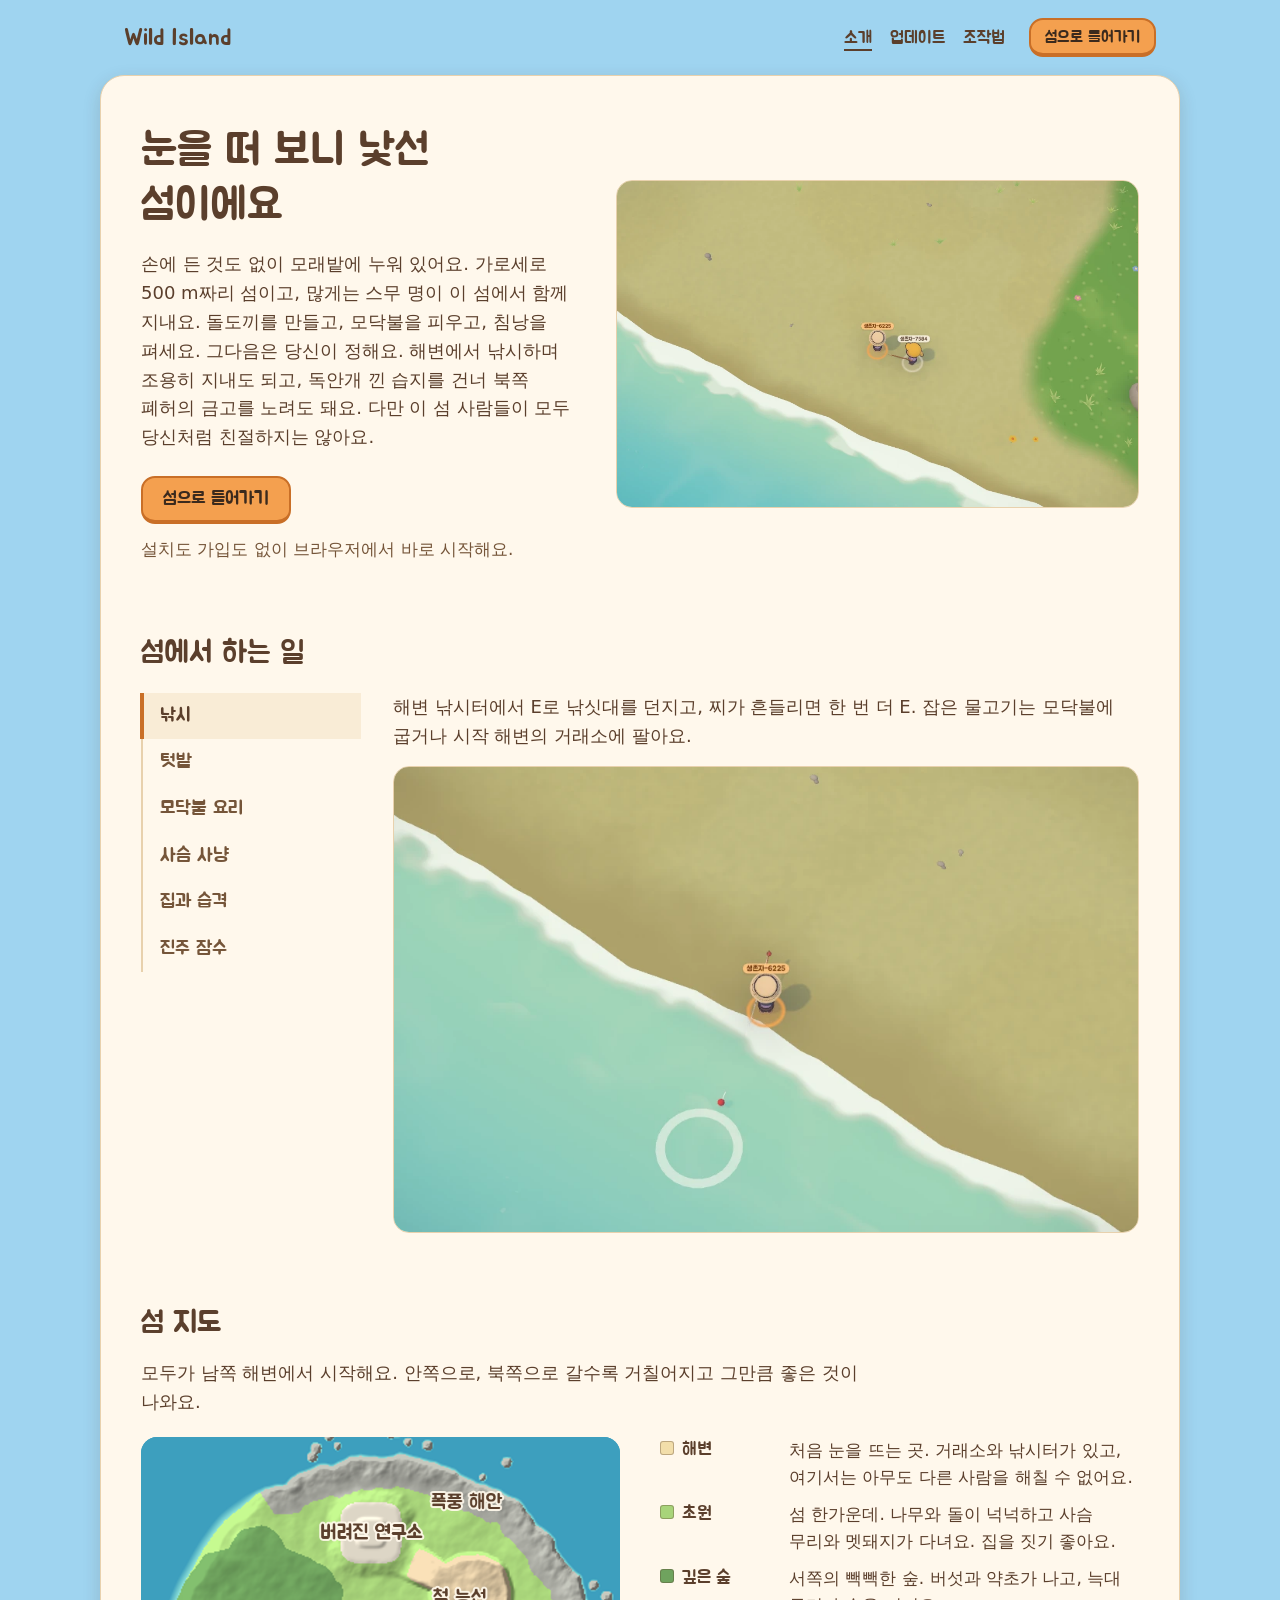
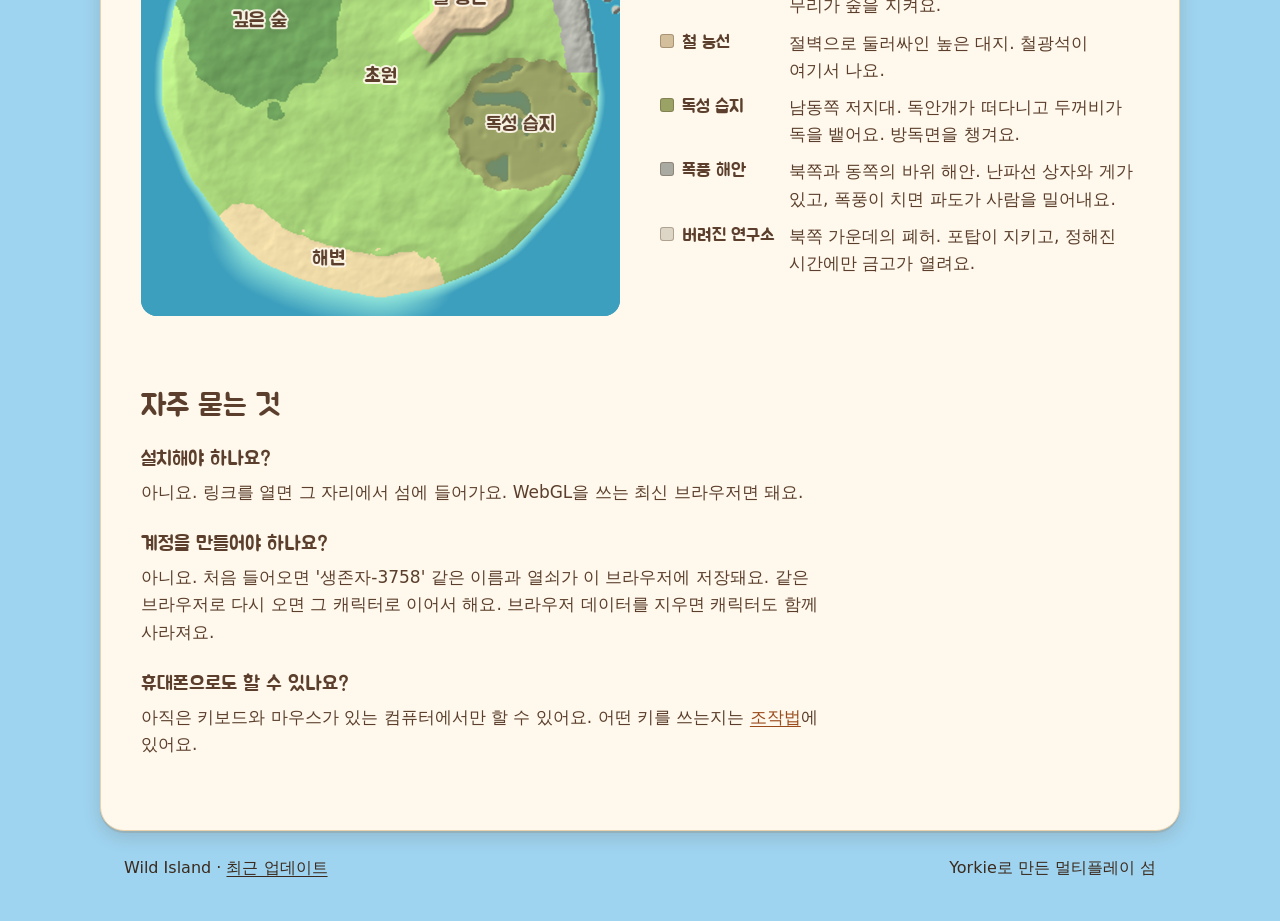
<file: about/index.html>
<!doctype html>
<html lang="ko">
  <head>
    <meta charset="UTF-8" />
    <meta name="viewport" content="width=device-width, initial-scale=1.0" />
    <title>소개 · Wild Island</title>
    <meta name="description" content="가로세로 500 m 섬에서 최대 20명이 함께 살아남는 브라우저 서바이벌 게임. 설치도 가입도 없어요." />
    <link rel="icon" href="data:," />
    <script type="module" crossorigin src="../assets/about-DLrCrBiW.js"></script>
    <link rel="modulepreload" crossorigin href="../assets/modulepreload-polyfill-P2Xu9kJm.js">
    <link rel="modulepreload" crossorigin href="../assets/islandmap-YsE7ecRh.js">
    <link rel="stylesheet" crossorigin href="../assets/site-DYRIUHrF.css">
  </head>
  <body>
    <header class="top">
      <div class="wrap">
        <a class="brand" href="../">Wild Island</a>
        <nav class="nav" aria-label="사이트">
          <a href="./" aria-current="page">소개</a>
          <a href="../updates/">업데이트</a>
          <a href="../how/">조작법</a>
        </nav>
        <a class="play" href="../">섬으로 들어가기</a>
      </div>
    </header>

    <main class="wrap">
      <section class="intro">
        <div>
          <h1>눈을 떠 보니 낯선 섬이에요</h1>
          <p class="lead">
            손에 든 것도 없이 모래밭에 누워 있어요. 가로세로 500 m짜리 섬이고, 많게는 스무 명이 이 섬에서 함께 지내요.
            돌도끼를 만들고, 모닥불을 피우고, 침낭을 펴세요. 그다음은 당신이 정해요. 해변에서 낚시하며 조용히 지내도 되고,
            독안개 낀 습지를 건너 북쪽 폐허의 금고를 노려도 돼요. 다만 이 섬 사람들이 모두 당신처럼 친절하지는 않아요.
          </p>
          <p class="actions">
            <a class="play" href="../">섬으로 들어가기</a>
            <span class="soft">설치도 가입도 없이 브라우저에서 바로 시작해요.</span>
          </p>
        </div>
        <figure class="shot">
          <img src="../site/beach.webp" width="960" height="600" alt="모래밭에 선 두 생존자. 왼쪽 아래는 바다, 오른쪽은 초원" />
        </figure>
      </section>

      <section class="doing" aria-labelledby="doing-title">
        <h2 id="doing-title">섬에서 하는 일</h2>
        <div class="tabs">
          <div class="tablist" role="tablist" aria-orientation="vertical" aria-labelledby="doing-title">
            <button type="button" role="tab" id="tab-fishing" aria-controls="panel-fishing" aria-selected="true">낚시</button>
            <button type="button" role="tab" id="tab-garden" aria-controls="panel-garden" aria-selected="false" tabindex="-1">텃밭</button>
            <button type="button" role="tab" id="tab-camp" aria-controls="panel-camp" aria-selected="false" tabindex="-1">모닥불 요리</button>
            <button type="button" role="tab" id="tab-deer" aria-controls="panel-deer" aria-selected="false" tabindex="-1">사슴 사냥</button>
            <button type="button" role="tab" id="tab-home" aria-controls="panel-home" aria-selected="false" tabindex="-1">집과 습격</button>
            <button type="button" role="tab" id="tab-dive" aria-controls="panel-dive" aria-selected="false" tabindex="-1">진주 잠수</button>
          </div>
          <div role="tabpanel" id="panel-fishing" aria-labelledby="tab-fishing" tabindex="0">
            <p>해변 낚시터에서 E로 낚싯대를 던지고, 찌가 흔들리면 한 번 더 E. 잡은 물고기는 모닥불에 굽거나 시작 해변의 거래소에 팔아요.</p>
            <figure class="shot"><img src="../site/fishing.webp" width="960" height="600" alt="물가에서 낚싯줄을 드리운 생존자" loading="lazy" /></figure>
          </div>
          <div role="tabpanel" id="panel-garden" aria-labelledby="tab-garden" tabindex="0" hidden>
            <p>거래소에서 산 당근 씨앗을 텃밭에 심고 다른 일을 하다 돌아와 거둬요. 소나기가 오는 동안에는 두 배로 빨리 자라요.</p>
            <figure class="shot"><img src="../site/garden.webp" width="960" height="600" alt="당근이 다 자란 텃밭 세 칸" loading="lazy" /></figure>
          </div>
          <div role="tabpanel" id="panel-camp" aria-labelledby="tab-camp" tabindex="0" hidden>
            <p>모닥불 곁에 서 있으면 체력이 조금씩 차올라요. 생선 수프를 먹고 나가면 폭풍 속에서도 덜 추워요.</p>
            <figure class="shot"><img src="../site/camp.webp" width="960" height="600" alt="밤에 모닥불 곁에 선 두 생존자" loading="lazy" /></figure>
          </div>
          <div role="tabpanel" id="panel-deer" aria-labelledby="tab-deer" tabindex="0" hidden>
            <p>사슴 무리는 뛰는 발소리를 듣고 한꺼번에 달아나요. 사슴이 고개를 들면 멈추고, 풀을 뜯으면 다시 걸어서 창이 닿을 만큼 다가가요.</p>
            <figure class="shot"><img src="../site/deer.webp" width="960" height="600" alt="풀을 뜯는 사슴 무리 곁에 선 생존자" loading="lazy" /></figure>
          </div>
          <div role="tabpanel" id="panel-home" aria-labelledby="tab-home" tabindex="0" hidden>
            <p>바닥, 벽, 문, 지붕을 올려 집을 짓고 상자에 짐을 넣어 둬요. 남의 집 벽에 폭약을 붙이는 이웃도 있으니 문단속은 꼭 해요.</p>
            <figure class="shot"><img src="../site/home.webp" width="960" height="600" alt="초원에 지은 작은 오두막과 현관의 상자" loading="lazy" /></figure>
          </div>
          <div role="tabpanel" id="panel-dive" aria-labelledby="tab-dive" tabindex="0" hidden>
            <p>산호초 물가에서 Q로 잠수해 진주조개를 따요. 숨이 바닥나기 전에 Q로 떠올라야 하고, 바다가 거칠수록 진주가 잘 나와요.</p>
            <figure class="shot"><img src="../site/dive.webp" width="960" height="600" alt="산호초 위를 헤엄치는 생존자" loading="lazy" /></figure>
          </div>
        </div>
      </section>

      <section class="map" aria-labelledby="map-title">
        <h2 id="map-title">섬 지도</h2>
        <p class="lead measure">모두가 남쪽 해변에서 시작해요. 안쪽으로, 북쪽으로 갈수록 거칠어지고 그만큼 좋은 것이 나와요.</p>
        <div class="map-grid">
          <canvas id="island-map" width="720" height="720" role="img" aria-label="지역별로 색을 칠한 섬 지도"></canvas>
          <dl class="regions">
            <dt data-region="beach">해변</dt><dd>처음 눈을 뜨는 곳. 거래소와 낚시터가 있고, 여기서는 아무도 다른 사람을 해칠 수 없어요.</dd>
            <dt data-region="grass">초원</dt><dd>섬 한가운데. 나무와 돌이 넉넉하고 사슴 무리와 멧돼지가 다녀요. 집을 짓기 좋아요.</dd>
            <dt data-region="forest">깊은 숲</dt><dd>서쪽의 빽빽한 숲. 버섯과 약초가 나고, 늑대 무리가 숲을 지켜요.</dd>
            <dt data-region="ridge">철 능선</dt><dd>절벽으로 둘러싸인 높은 대지. 철광석이 여기서 나요.</dd>
            <dt data-region="marsh">독성 습지</dt><dd>남동쪽 저지대. 독안개가 떠다니고 두꺼비가 독을 뱉어요. 방독면을 챙겨요.</dd>
            <dt data-region="coast">폭풍 해안</dt><dd>북쪽과 동쪽의 바위 해안. 난파선 상자와 게가 있고, 폭풍이 치면 파도가 사람을 밀어내요.</dd>
            <dt data-region="facility">버려진 연구소</dt><dd>북쪽 가운데의 폐허. 포탑이 지키고, 정해진 시간에만 금고가 열려요.</dd>
          </dl>
        </div>
      </section>

      <section class="faq" aria-labelledby="faq-title">
        <h2 id="faq-title">자주 묻는 것</h2>
        <dl>
          <dt>설치해야 하나요?</dt>
          <dd>아니요. 링크를 열면 그 자리에서 섬에 들어가요. WebGL을 쓰는 최신 브라우저면 돼요.</dd>
          <dt>계정을 만들어야 하나요?</dt>
          <dd>아니요. 처음 들어오면 '생존자-3758' 같은 이름과 열쇠가 이 브라우저에 저장돼요. 같은 브라우저로 다시 오면 그 캐릭터로 이어서 해요. 브라우저 데이터를 지우면 캐릭터도 함께 사라져요.</dd>
          <dt>휴대폰으로도 할 수 있나요?</dt>
          <dd>아직은 키보드와 마우스가 있는 컴퓨터에서만 할 수 있어요. 어떤 키를 쓰는지는 <a href="../how/">조작법</a>에 있어요.</dd>
        </dl>
      </section>
    </main>

    <footer>
      <div class="wrap">
        <span>Wild Island · <a href="../updates/">최근 업데이트</a></span>
        <span>Yorkie로 만든 멀티플레이 섬</span>
      </div>
    </footer>
  </body>
</html>
</file>
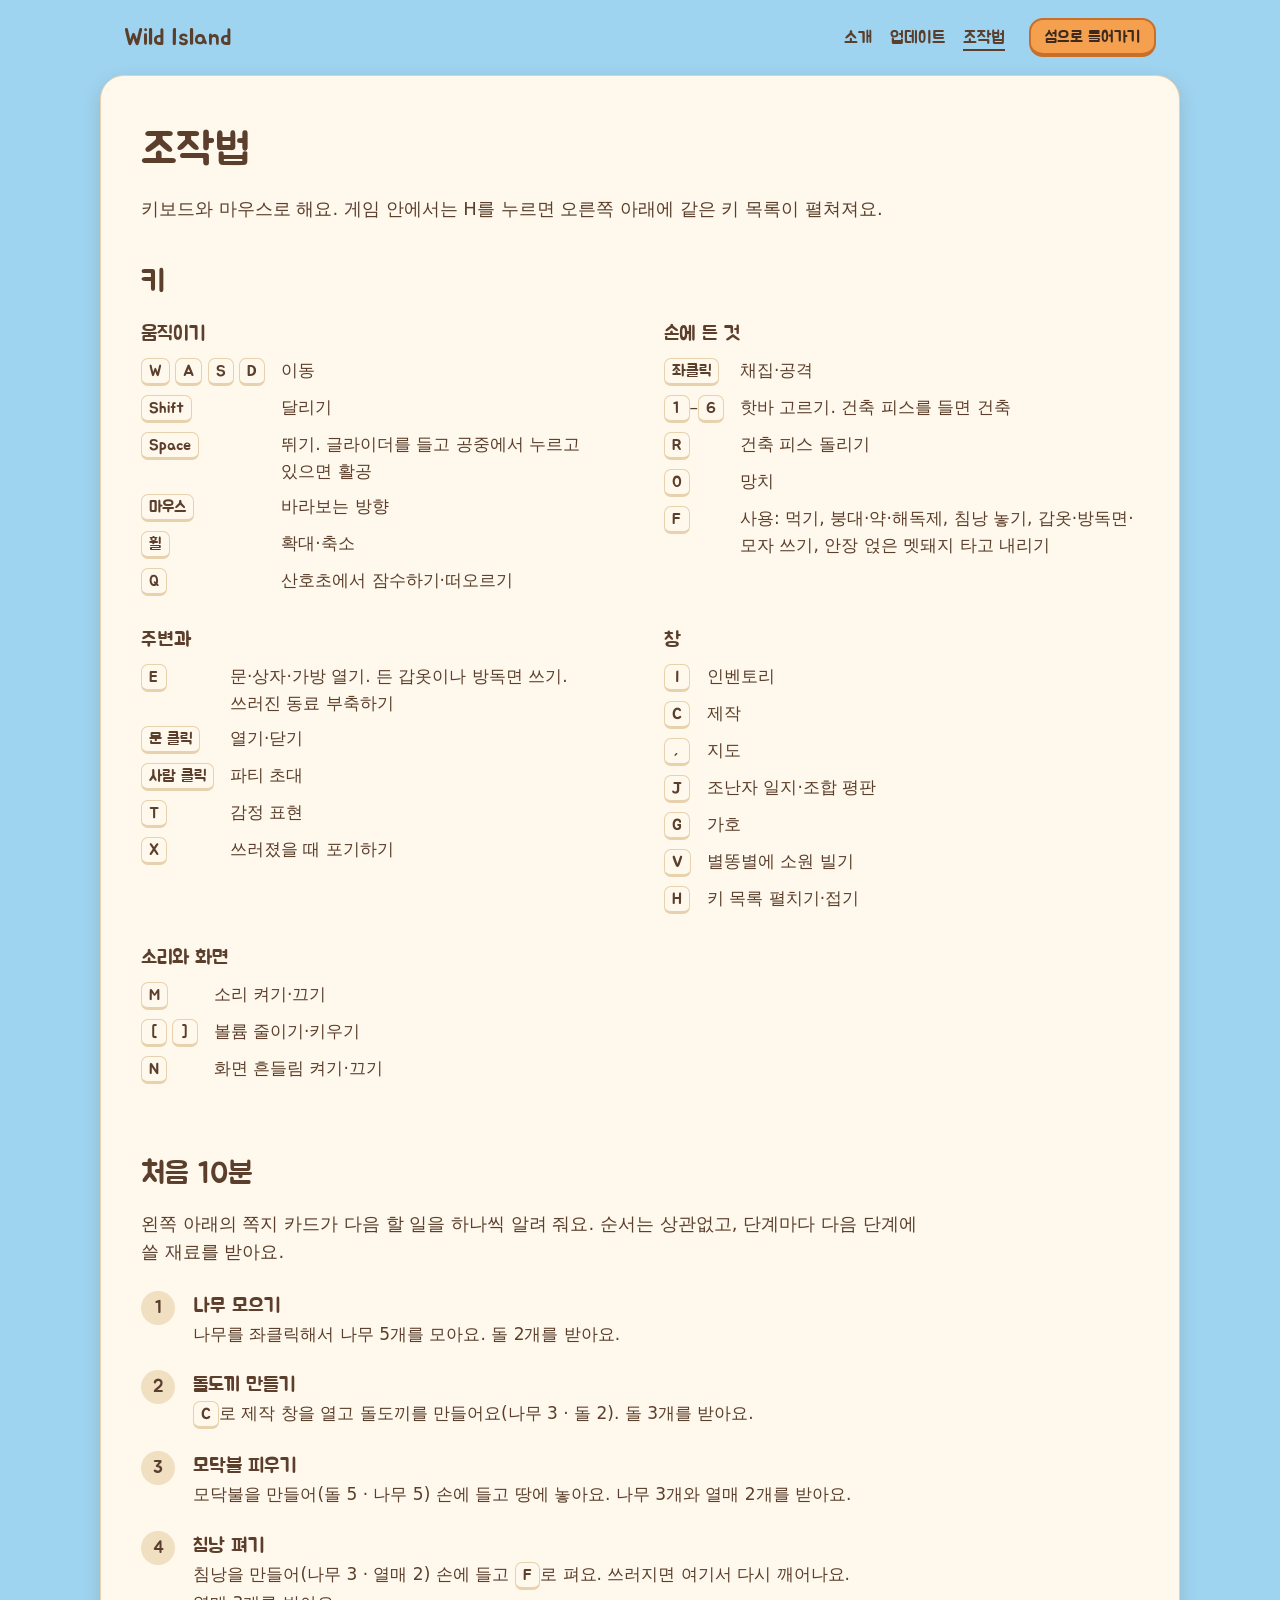
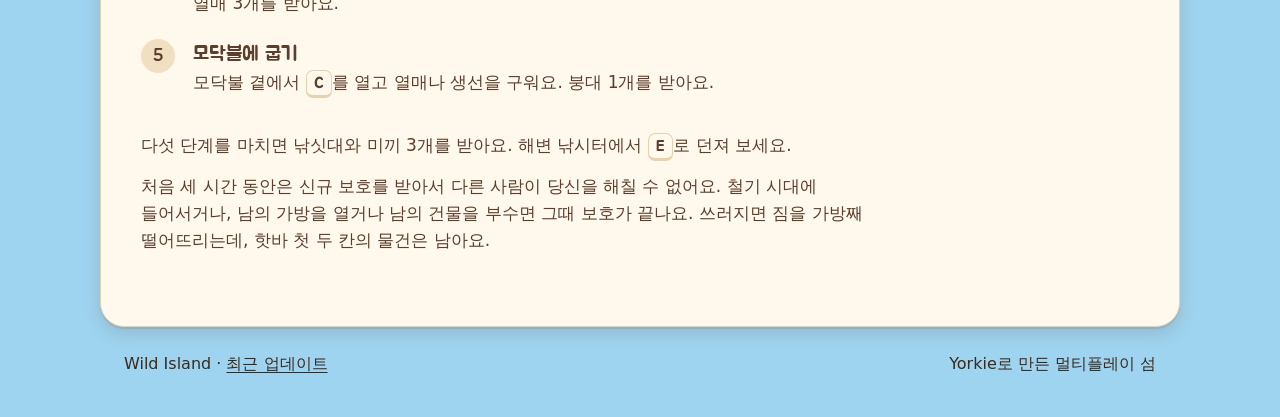
<file: how/index.html>
<!doctype html>
<html lang="ko">
  <head>
    <meta charset="UTF-8" />
    <meta name="viewport" content="width=device-width, initial-scale=1.0" />
    <title>조작법 · Wild Island</title>
    <meta name="description" content="Wild Island의 키와 처음 10분 동안 할 일." />
    <link rel="icon" href="data:," />
    <link rel="stylesheet" crossorigin href="../assets/site-DYRIUHrF.css">
  </head>
  <body>
    <header class="top">
      <div class="wrap">
        <a class="brand" href="../">Wild Island</a>
        <nav class="nav" aria-label="사이트">
          <a href="../about/">소개</a>
          <a href="../updates/">업데이트</a>
          <a href="./" aria-current="page">조작법</a>
        </nav>
        <a class="play" href="../">섬으로 들어가기</a>
      </div>
    </header>

    <main class="wrap">
      <h1>조작법</h1>
      <p class="lead measure">키보드와 마우스로 해요. 게임 안에서는 H를 누르면 오른쪽 아래에 같은 키 목록이 펼쳐져요.</p>

      <section aria-labelledby="keys-title">
        <h2 id="keys-title">키</h2>
        <div class="keys">
          <div>
            <h3>움직이기</h3>
            <dl>
              <dt><kbd>W</kbd> <kbd>A</kbd> <kbd>S</kbd> <kbd>D</kbd></dt><dd>이동</dd>
              <dt><kbd>Shift</kbd></dt><dd>달리기</dd>
              <dt><kbd>Space</kbd></dt><dd>뛰기. 글라이더를 들고 공중에서 누르고 있으면 활공</dd>
              <dt><kbd>마우스</kbd></dt><dd>바라보는 방향</dd>
              <dt><kbd>휠</kbd></dt><dd>확대·축소</dd>
              <dt><kbd>Q</kbd></dt><dd>산호초에서 잠수하기·떠오르기</dd>
            </dl>
          </div>
          <div>
            <h3>손에 든 것</h3>
            <dl>
              <dt><kbd>좌클릭</kbd></dt><dd>채집·공격</dd>
              <dt><kbd>1</kbd>–<kbd>6</kbd></dt><dd>핫바 고르기. 건축 피스를 들면 건축</dd>
              <dt><kbd>R</kbd></dt><dd>건축 피스 돌리기</dd>
              <dt><kbd>0</kbd></dt><dd>망치</dd>
              <dt><kbd>F</kbd></dt><dd>사용: 먹기, 붕대·약·해독제, 침낭 놓기, 갑옷·방독면·모자 쓰기, 안장 얹은 멧돼지 타고 내리기</dd>
            </dl>
          </div>
          <div>
            <h3>주변과</h3>
            <dl>
              <dt><kbd>E</kbd></dt><dd>문·상자·가방 열기. 든 갑옷이나 방독면 쓰기. 쓰러진 동료 부축하기</dd>
              <dt><kbd>문 클릭</kbd></dt><dd>열기·닫기</dd>
              <dt><kbd>사람 클릭</kbd></dt><dd>파티 초대</dd>
              <dt><kbd>T</kbd></dt><dd>감정 표현</dd>
              <dt><kbd>X</kbd></dt><dd>쓰러졌을 때 포기하기</dd>
            </dl>
          </div>
          <div>
            <h3>창</h3>
            <dl>
              <dt><kbd>I</kbd></dt><dd>인벤토리</dd>
              <dt><kbd>C</kbd></dt><dd>제작</dd>
              <dt><kbd>,</kbd></dt><dd>지도</dd>
              <dt><kbd>J</kbd></dt><dd>조난자 일지·조합 평판</dd>
              <dt><kbd>G</kbd></dt><dd>가호</dd>
              <dt><kbd>V</kbd></dt><dd>별똥별에 소원 빌기</dd>
              <dt><kbd>H</kbd></dt><dd>키 목록 펼치기·접기</dd>
            </dl>
          </div>
          <div>
            <h3>소리와 화면</h3>
            <dl>
              <dt><kbd>M</kbd></dt><dd>소리 켜기·끄기</dd>
              <dt><kbd>[</kbd> <kbd>]</kbd></dt><dd>볼륨 줄이기·키우기</dd>
              <dt><kbd>N</kbd></dt><dd>화면 흔들림 켜기·끄기</dd>
            </dl>
          </div>
        </div>
      </section>

      <section aria-labelledby="first-title">
        <h2 id="first-title">처음 10분</h2>
        <p class="lead measure">왼쪽 아래의 쪽지 카드가 다음 할 일을 하나씩 알려 줘요. 순서는 상관없고, 단계마다 다음 단계에 쓸 재료를 받아요.</p>
        <ol class="steps">
          <li><h3>나무 모으기</h3><p>나무를 좌클릭해서 나무 5개를 모아요. 돌 2개를 받아요.</p></li>
          <li><h3>돌도끼 만들기</h3><p><kbd>C</kbd>로 제작 창을 열고 돌도끼를 만들어요(나무 3 · 돌 2). 돌 3개를 받아요.</p></li>
          <li><h3>모닥불 피우기</h3><p>모닥불을 만들어(돌 5 · 나무 5) 손에 들고 땅에 놓아요. 나무 3개와 열매 2개를 받아요.</p></li>
          <li><h3>침낭 펴기</h3><p>침낭을 만들어(나무 3 · 열매 2) 손에 들고 <kbd>F</kbd>로 펴요. 쓰러지면 여기서 다시 깨어나요. 열매 3개를 받아요.</p></li>
          <li><h3>모닥불에 굽기</h3><p>모닥불 곁에서 <kbd>C</kbd>를 열고 열매나 생선을 구워요. 붕대 1개를 받아요.</p></li>
        </ol>
        <p class="after">다섯 단계를 마치면 낚싯대와 미끼 3개를 받아요. 해변 낚시터에서 <kbd>E</kbd>로 던져 보세요.</p>
        <p class="after">처음 세 시간 동안은 신규 보호를 받아서 다른 사람이 당신을 해칠 수 없어요. 철기 시대에 들어서거나, 남의 가방을 열거나 남의 건물을 부수면 그때 보호가 끝나요.
          쓰러지면 짐을 가방째 떨어뜨리는데, 핫바 첫 두 칸의 물건은 남아요.</p>
      </section>
    </main>

    <footer>
      <div class="wrap">
        <span>Wild Island · <a href="../updates/">최근 업데이트</a></span>
        <span>Yorkie로 만든 멀티플레이 섬</span>
      </div>
    </footer>
  </body>
</html>
</file>
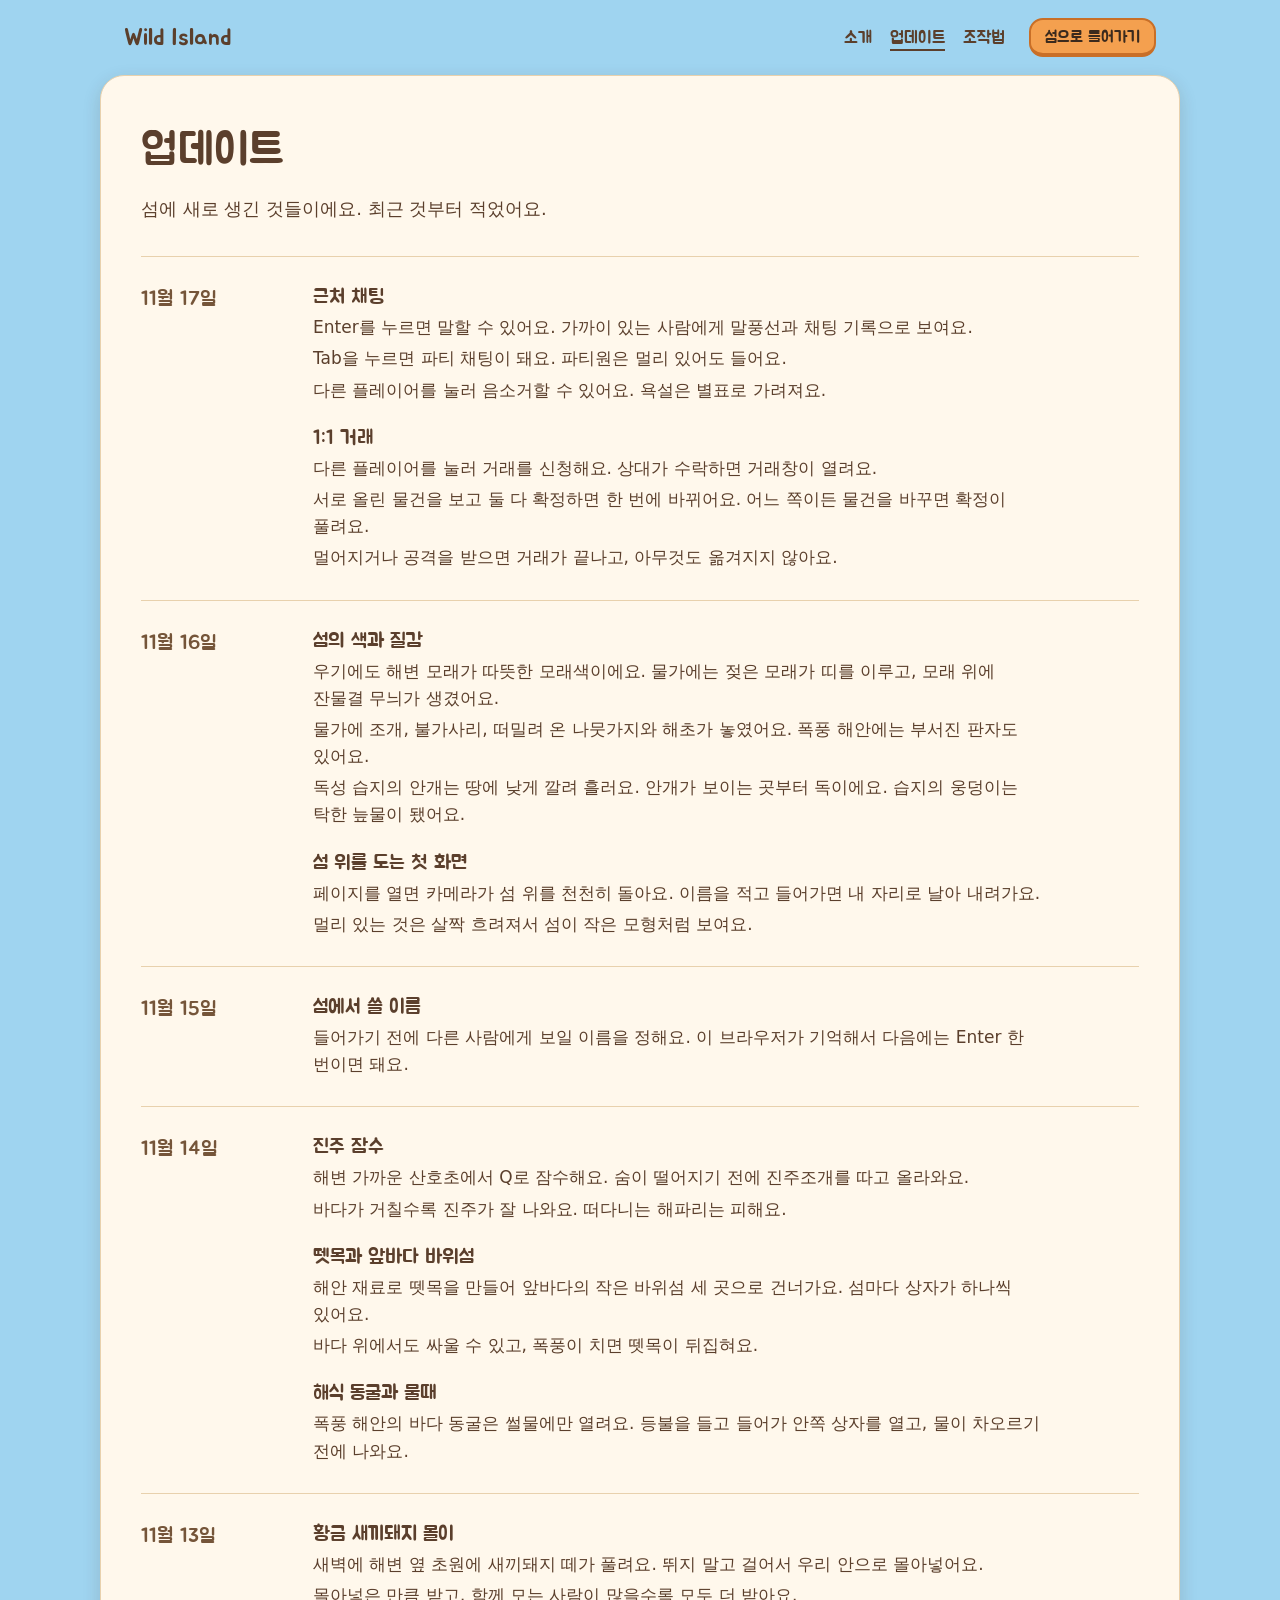
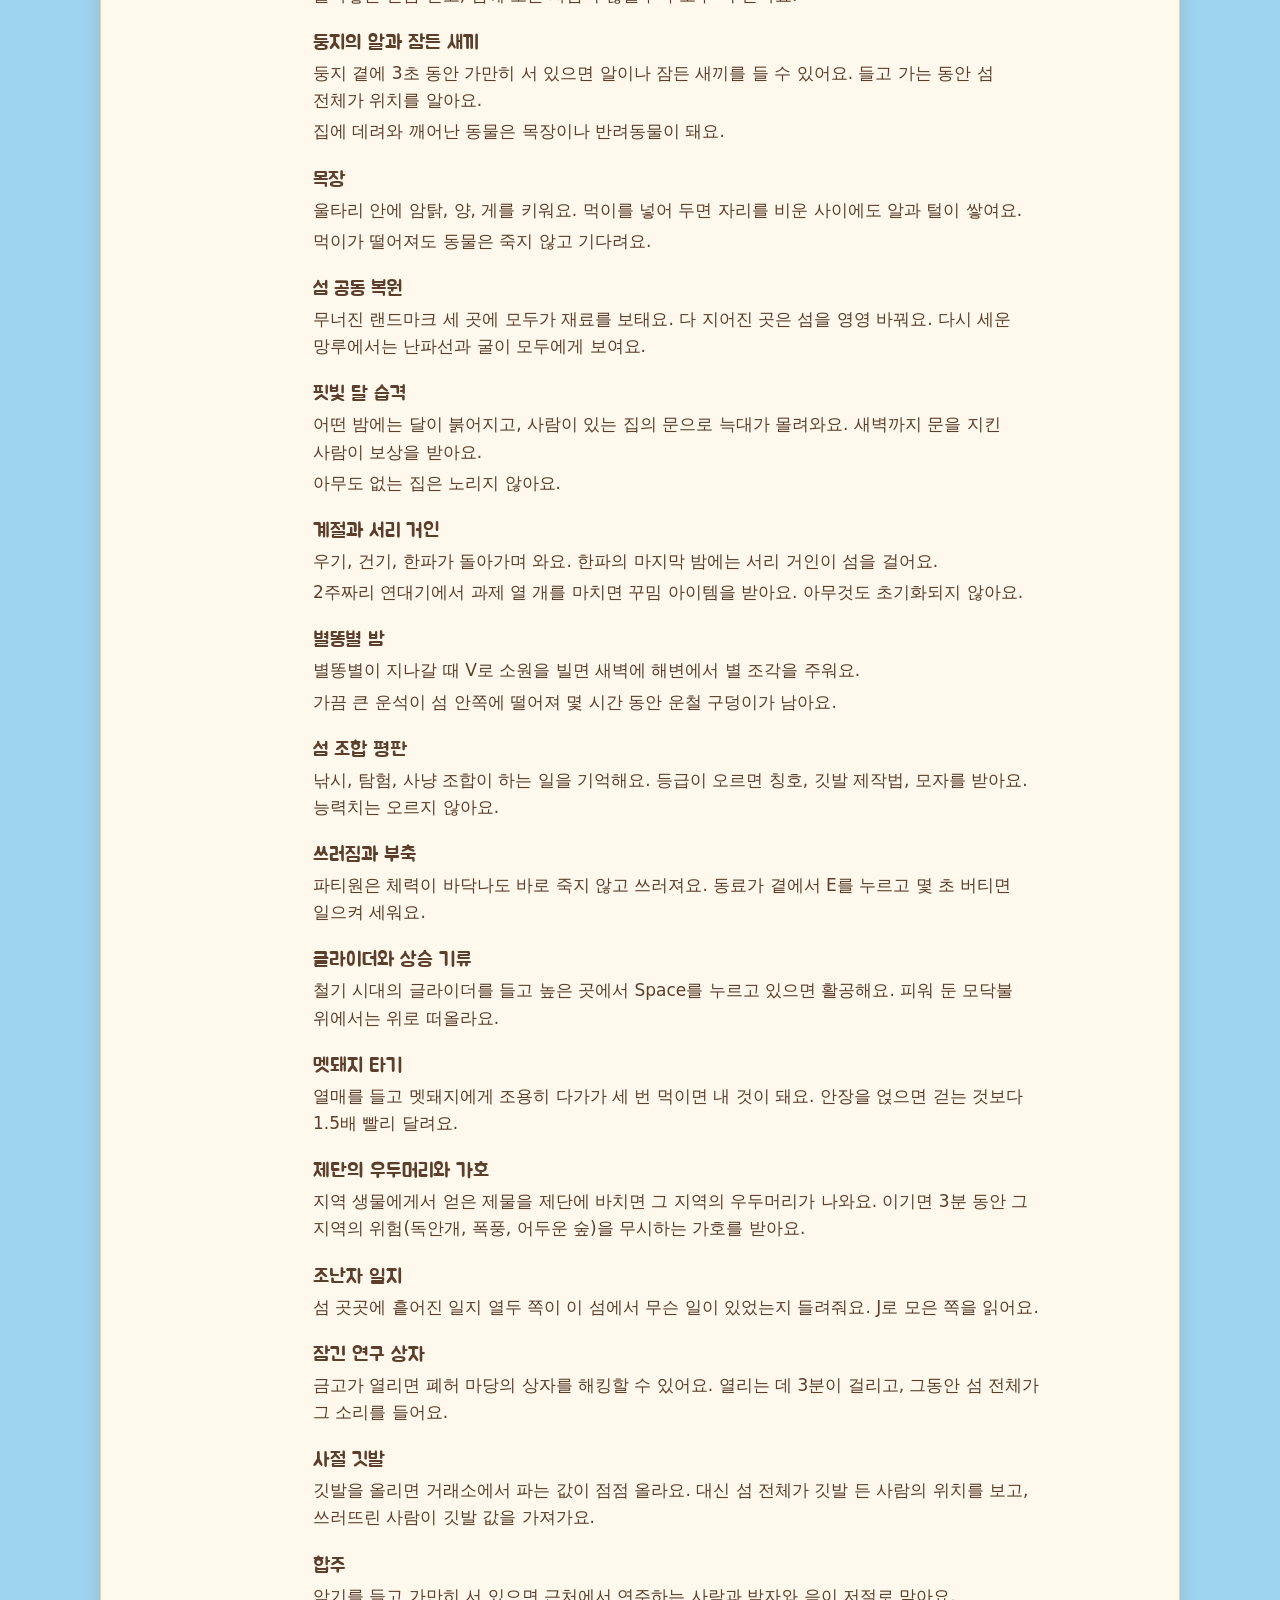
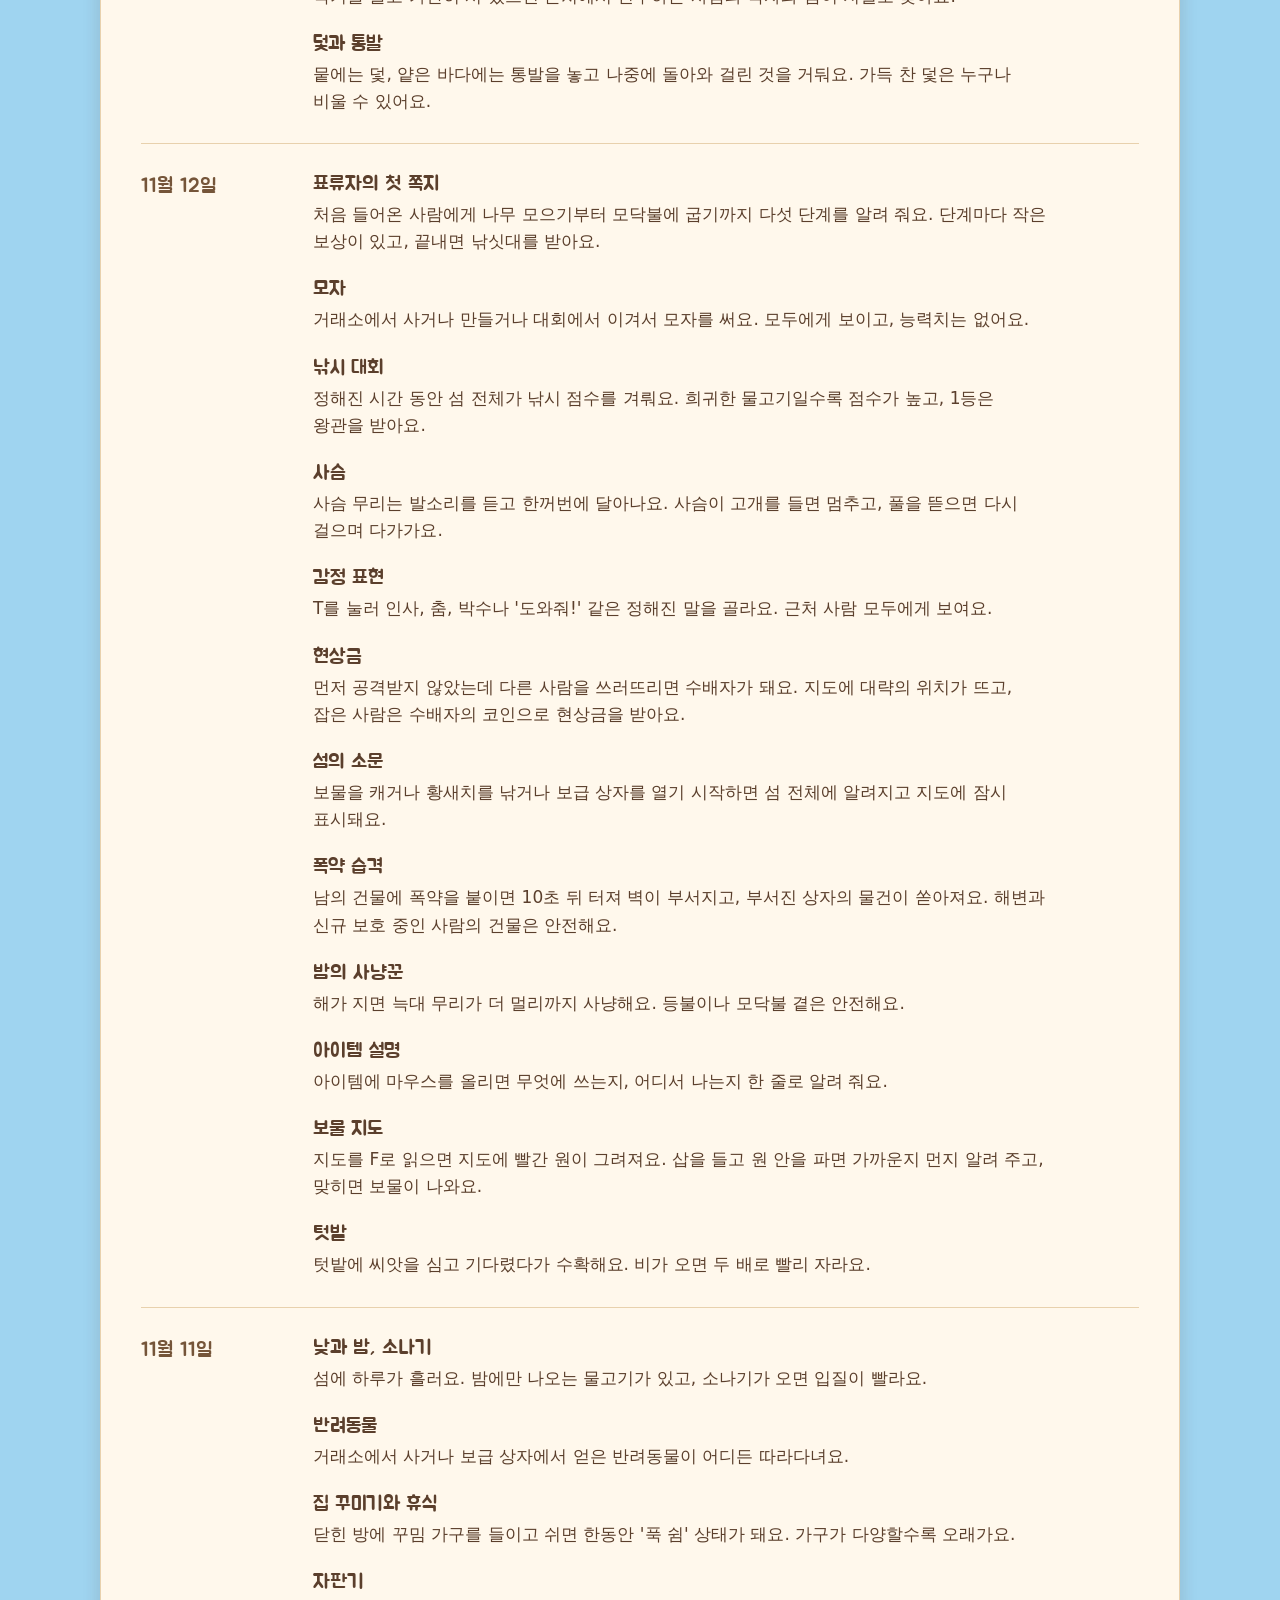
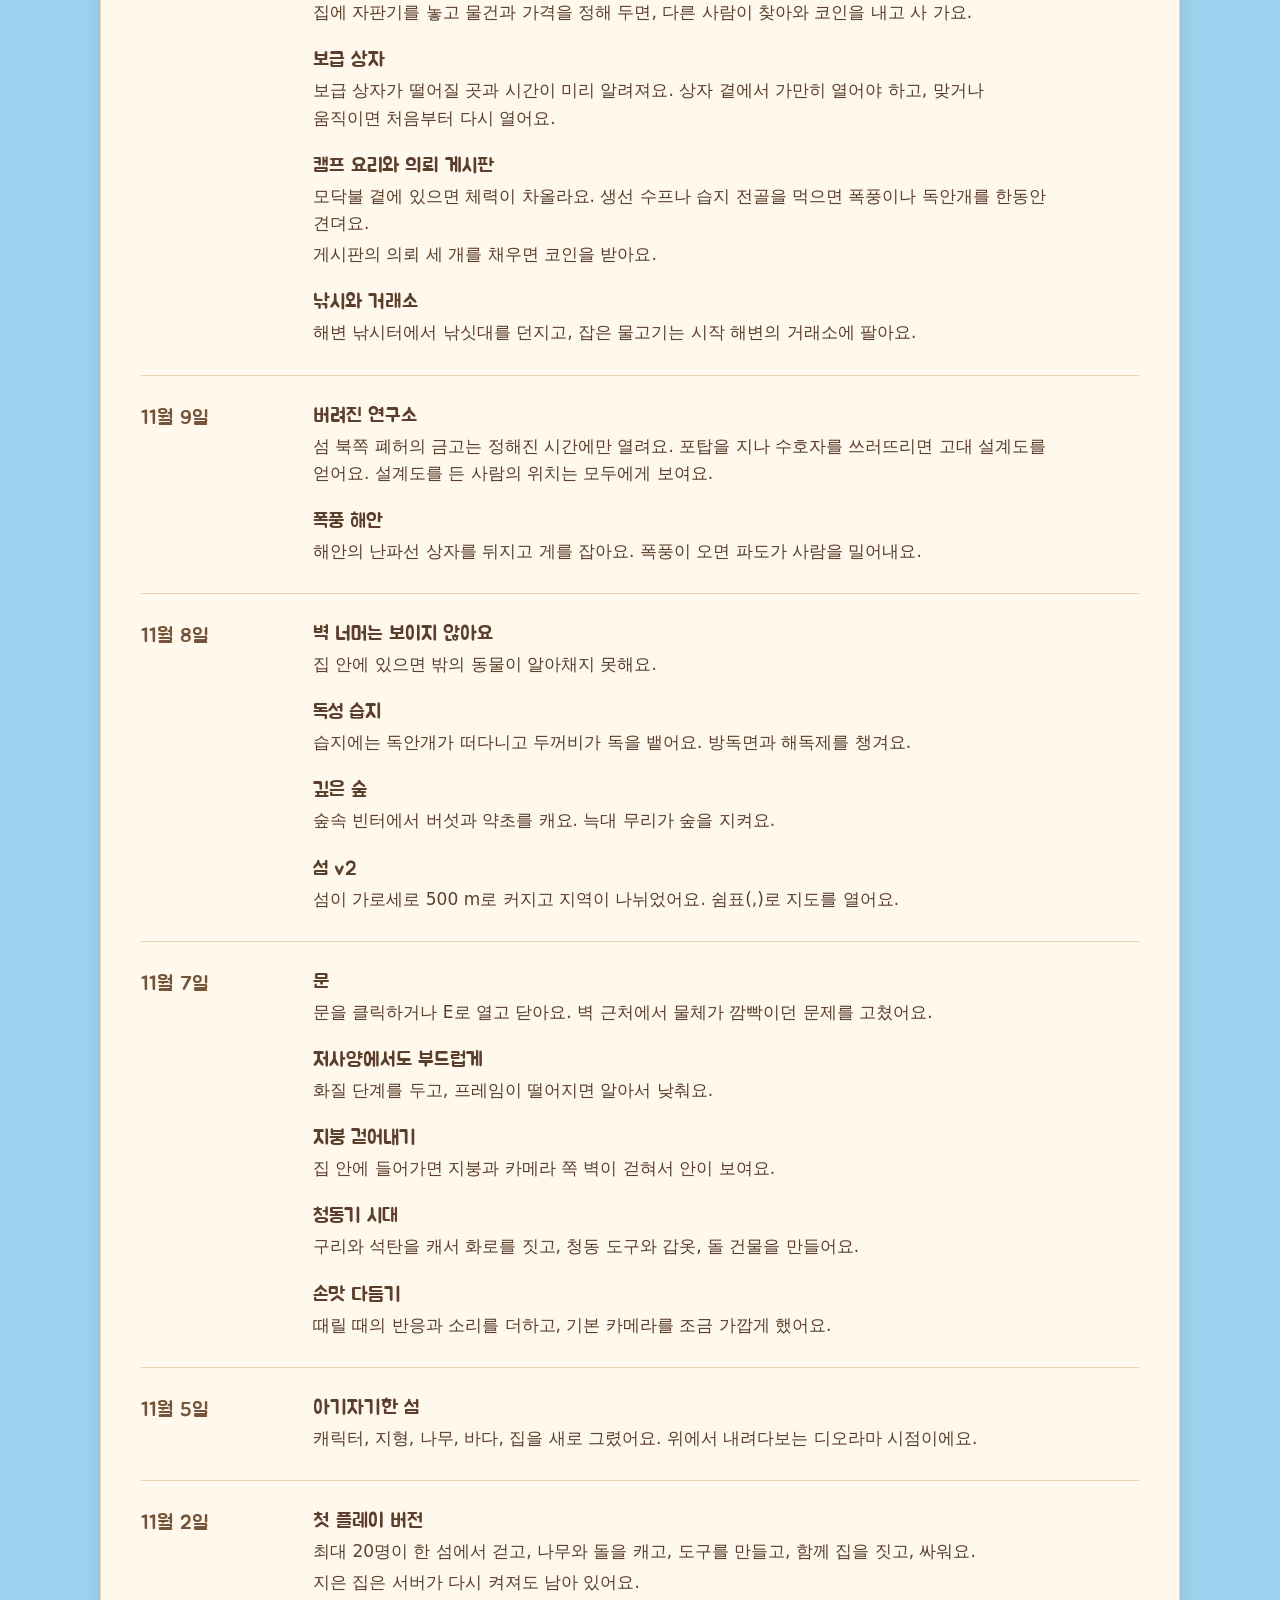
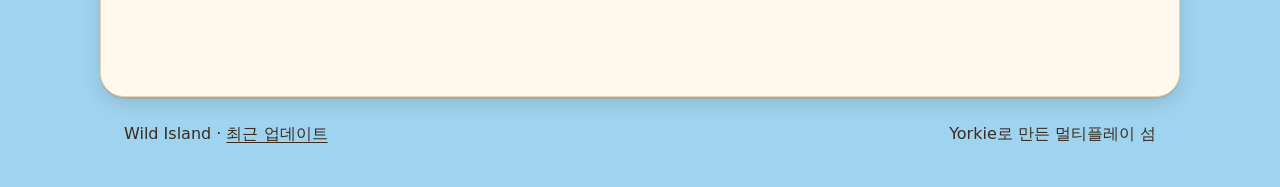
<file: updates/index.html>
<!doctype html>
<html lang="ko">
  <head>
    <meta charset="UTF-8" />
    <meta name="viewport" content="width=device-width, initial-scale=1.0" />
    <title>업데이트 · Wild Island</title>
    <meta name="description" content="Wild Island에 새로 생긴 것들, 최근 것부터." />
    <link rel="icon" href="data:," />
    <script type="module" crossorigin src="../assets/updates-Dj5BlHb5.js"></script>
    <link rel="modulepreload" crossorigin href="../assets/modulepreload-polyfill-P2Xu9kJm.js">
    <link rel="stylesheet" crossorigin href="../assets/site-DYRIUHrF.css">
  </head>
  <body>
    <header class="top">
      <div class="wrap">
        <a class="brand" href="../">Wild Island</a>
        <nav class="nav" aria-label="사이트">
          <a href="../about/">소개</a>
          <a href="./" aria-current="page">업데이트</a>
          <a href="../how/">조작법</a>
        </nav>
        <a class="play" href="../">섬으로 들어가기</a>
      </div>
    </header>

    <main class="wrap">
      <h1>업데이트</h1>
      <p class="lead measure">섬에 새로 생긴 것들이에요. 최근 것부터 적었어요.</p>
      <div class="days" id="days"></div>
    </main>

    <footer>
      <div class="wrap">
        <span>Wild Island · <a href="../updates/">최근 업데이트</a></span>
        <span>Yorkie로 만든 멀티플레이 섬</span>
      </div>
    </footer>
  </body>
</html>
</file>
<file: assets/site-DYRIUHrF.css>
@font-face{font-family:Jua;font-style:normal;font-display:swap;font-weight:400;src:url(./jua-2-400-normal-BKyyhivJ.woff2)format("woff2"),url(./jua-2-400-normal-BooYlCcg.woff)format("woff");unicode-range:U+D723-D728,U+D72A-D733,U+D735-D748,U+D74A-D74F,U+D752-D753,U+D755-D757,U+D75A-D75F,U+D762-D764,U+D766-D768,U+D76A-D76B,U+D76D-D76F,U+D771-D787,U+D789-D78B,U+D78D-D78F,U+D791-D797,U+D79A,U+D79C,U+D79E-D7A3,U+F900-F909,U+F90B-F92E}@font-face{font-family:Jua;font-style:normal;font-display:swap;font-weight:400;src:url(./jua-3-400-normal-DoDZfDfm.woff2)format("woff2"),url(./jua-3-400-normal-De5VWGoT.woff)format("woff");unicode-range:U+D679-D68B,U+D68E-D69E,U+D6A0,U+D6A2-D6A7,U+D6A9-D6C3,U+D6C6-D6C7,U+D6C9-D6CB,U+D6CD-D6D3,U+D6D5-D6D6,U+D6D8-D6E3,U+D6E5-D6E7,U+D6E9-D6FB,U+D6FD-D717,U+D719-D71F,U+D721-D722}@font-face{font-family:Jua;font-style:normal;font-display:swap;font-weight:400;src:url(./jua-4-400-normal-3XTqeRdq.woff2)format("woff2"),url(./jua-4-400-normal-DhmXVsS3.woff)format("woff");unicode-range:U+D5BC-D5C7,U+D5CA-D5CB,U+D5CD-D5CF,U+D5D1-D5D7,U+D5D9-D5DA,U+D5DC,U+D5DE-D5E3,U+D5E6-D5E7,U+D5E9-D5EB,U+D5ED-D5F6,U+D5F8,U+D5FA-D5FF,U+D602-D603,U+D605-D607,U+D609-D60F,U+D612-D613,U+D616-D61B,U+D61D-D637,U+D63A-D63B,U+D63D-D63F,U+D641-D647,U+D64A-D64C,U+D64E-D653,U+D656-D657,U+D659-D65B,U+D65D-D666,U+D668,U+D66A-D678}@font-face{font-family:Jua;font-style:normal;font-display:swap;font-weight:400;src:url(./jua-5-400-normal-DzTXNhbn.woff2)format("woff2"),url([data-uri])format("woff");unicode-range:U+D507,U+D509-D50B,U+D50D-D513,U+D515-D53B,U+D53E-D53F,U+D541-D543,U+D545-D54C,U+D54E,U+D550,U+D552-D557,U+D55A-D55B,U+D55D-D55F,U+D561-D564,U+D566-D567,U+D56A,U+D56C,U+D56E-D573,U+D576-D577,U+D579-D583,U+D585-D586,U+D58A-D5A4,U+D5A6-D5BB}@font-face{font-family:Jua;font-style:normal;font-display:swap;font-weight:400;src:url(./jua-6-400-normal-BsLrIKny.woff2)format("woff2"),url(./jua-6-400-normal--8HIsjc1.woff)format("woff");unicode-range:U+D464-D477,U+D47A-D47B,U+D47D-D47F,U+D481-D487,U+D489-D48A,U+D48C,U+D48E-D4E7,U+D4E9-D503,U+D505-D506}@font-face{font-family:Jua;font-style:normal;font-display:swap;font-weight:400;src:url(./jua-7-400-normal-DexeO29O.woff2)format("woff2"),url(./jua-7-400-normal-DX935-N3.woff)format("woff");unicode-range:U+D3BF-D3C7,U+D3CA-D3CF,U+D3D1-D3EB,U+D3EE-D3EF,U+D3F1-D3F3,U+D3F5-D3FB,U+D3FD-D400,U+D402-D45B,U+D45D-D463}@font-face{font-family:Jua;font-style:normal;font-display:swap;font-weight:400;src:url(./jua-8-400-normal-BHKsdCps.woff2)format("woff2"),url([data-uri])format("woff");unicode-range:U+D2FF,U+D302-D304,U+D306-D30B,U+D30F,U+D311-D313,U+D315-D31B,U+D31E,U+D322-D324,U+D326-D327,U+D32A-D32B,U+D32D-D32F,U+D331-D337,U+D339-D33C,U+D33E-D37B,U+D37E-D37F,U+D381-D383,U+D385-D38B,U+D38E-D390,U+D392-D397,U+D39A-D39B,U+D39D-D39F,U+D3A1-D3A7,U+D3A9-D3AA,U+D3AC,U+D3AE-D3B3,U+D3B5-D3B7,U+D3B9-D3BB,U+D3BD-D3BE}@font-face{font-family:Jua;font-style:normal;font-display:swap;font-weight:400;src:url(./jua-9-400-normal-Bcwq4Fkr.woff2)format("woff2"),url(./jua-9-400-normal-DHtZzmWr.woff)format("woff");unicode-range:U+D257-D27F,U+D281-D29B,U+D29D-D29F,U+D2A1-D2AB,U+D2AD-D2B7,U+D2BA-D2BB,U+D2BD-D2BF,U+D2C1-D2C7,U+D2C9-D2EF,U+D2F2-D2F3,U+D2F5-D2F7,U+D2F9-D2FE}@font-face{font-family:Jua;font-style:normal;font-display:swap;font-weight:400;src:url(./jua-10-400-normal-DqY2m03H.woff2)format("woff2"),url(./jua-10-400-normal-DXPR8Iwv.woff)format("woff");unicode-range:U+D1B4,U+D1B6-D1F3,U+D1F5-D22B,U+D22E-D22F,U+D231-D233,U+D235-D23B,U+D23D-D240,U+D242-D256}@font-face{font-family:Jua;font-style:normal;font-display:swap;font-weight:400;src:url(./jua-11-400-normal-IkWnFt3S.woff2)format("woff2"),url(./jua-11-400-normal-CEW1o5gx.woff)format("woff");unicode-range:U+D105-D12F,U+D132-D133,U+D135-D137,U+D139-D13F,U+D141-D142,U+D144,U+D146-D14B,U+D14E-D14F,U+D151-D153,U+D155-D15B,U+D15E-D187,U+D189-D19F,U+D1A2-D1A3,U+D1A5-D1A7,U+D1A9-D1AF,U+D1B2-D1B3}@font-face{font-family:Jua;font-style:normal;font-display:swap;font-weight:400;src:url(./jua-12-400-normal-C9mVr8md.woff2)format("woff2"),url([data-uri])format("woff");unicode-range:U+D04B-D04F,U+D051-D057,U+D059-D06B,U+D06D-D06F,U+D071-D073,U+D075-D07B,U+D07E-D0A3,U+D0A6-D0A7,U+D0A9-D0AB,U+D0AD-D0B3,U+D0B6,U+D0B8,U+D0BA-D0BF,U+D0C2-D0C3,U+D0C5-D0C7,U+D0C9-D0CF,U+D0D2,U+D0D6-D0DB,U+D0DE-D0DF,U+D0E1-D0E3,U+D0E5-D0EB,U+D0EE-D0F0,U+D0F2-D104}@font-face{font-family:Jua;font-style:normal;font-display:swap;font-weight:400;src:url(./jua-13-400-normal-BtuRFb4O.woff2)format("woff2"),url(./jua-13-400-normal-C89C60DH.woff)format("woff");unicode-range:U+CFA2-CFC3,U+CFC5-CFDF,U+CFE2-CFE3,U+CFE5-CFE7,U+CFE9-CFF4,U+CFF6-CFFB,U+CFFD-CFFF,U+D001-D003,U+D005-D017,U+D019-D033,U+D036-D037,U+D039-D03B,U+D03D-D04A}@font-face{font-family:Jua;font-style:normal;font-display:swap;font-weight:400;src:url(./jua-14-400-normal-DqKajrW5.woff2)format("woff2"),url(./jua-14-400-normal-DuO_Sx9t.woff)format("woff");unicode-range:U+CEF0-CEF3,U+CEF6,U+CEF9-CEFF,U+CF01-CF03,U+CF05-CF07,U+CF09-CF0F,U+CF11-CF12,U+CF14-CF1B,U+CF1D-CF1F,U+CF21-CF2F,U+CF31-CF53,U+CF56-CF57,U+CF59-CF5B,U+CF5D-CF63,U+CF66,U+CF68,U+CF6A-CF6F,U+CF71-CF84,U+CF86-CF8B,U+CF8D-CFA1}@font-face{font-family:Jua;font-style:normal;font-display:swap;font-weight:400;src:url(./jua-15-400-normal-CGSZ9zlH.woff2)format("woff2"),url([data-uri])format("woff");unicode-range:U+CE3C-CE57,U+CE5A-CE5B,U+CE5D-CE5F,U+CE61-CE67,U+CE6A,U+CE6C,U+CE6E-CE73,U+CE76-CE77,U+CE79-CE7B,U+CE7D-CE83,U+CE85-CE88,U+CE8A-CE8F,U+CE91-CE93,U+CE95-CE97,U+CE99-CE9F,U+CEA2,U+CEA4-CEAB,U+CEAD-CEE3,U+CEE6-CEE7,U+CEE9-CEEB,U+CEED-CEEF}@font-face{font-family:Jua;font-style:normal;font-display:swap;font-weight:400;src:url(./jua-16-400-normal-DTWln3D0.woff2)format("woff2"),url(./jua-16-400-normal-CcCdc3Ae.woff)format("woff");unicode-range:U+CD92-CD93,U+CD96-CD97,U+CD99-CD9B,U+CD9D-CDA3,U+CDA6-CDA8,U+CDAA-CDAF,U+CDB1-CDC3,U+CDC5-CDCB,U+CDCD-CDE7,U+CDE9-CE03,U+CE05-CE1F,U+CE22-CE34,U+CE36-CE3B}@font-face{font-family:Jua;font-style:normal;font-display:swap;font-weight:400;src:url(./jua-17-400-normal-B6OKyiO9.woff2)format("woff2"),url(./jua-17-400-normal-DlbE44n5.woff)format("woff");unicode-range:U+CCEF-CD07,U+CD0A-CD0B,U+CD0D-CD1A,U+CD1C,U+CD1E-CD2B,U+CD2D-CD5B,U+CD5D-CD77,U+CD79-CD91}@font-face{font-family:Jua;font-style:normal;font-display:swap;font-weight:400;src:url(./jua-18-400-normal-CAlbL00r.woff2)format("woff2"),url(./jua-18-400-normal-CQJmuziu.woff)format("woff");unicode-range:U+CC3F-CC43,U+CC46-CC47,U+CC49-CC4B,U+CC4D-CC53,U+CC55-CC58,U+CC5A-CC5F,U+CC61-CC97,U+CC9A-CC9B,U+CC9D-CC9F,U+CCA1-CCA7,U+CCAA,U+CCAC,U+CCAE-CCB3,U+CCB6-CCB7,U+CCB9-CCBB,U+CCBD-CCCF,U+CCD1-CCE3,U+CCE5-CCEE}@font-face{font-family:Jua;font-style:normal;font-display:swap;font-weight:400;src:url([data-uri])format("woff2"),url([data-uri])format("woff");unicode-range:U+CB91-CBD3,U+CBD5-CBE3,U+CBE5-CC0B,U+CC0E-CC0F,U+CC11-CC13,U+CC15-CC1B,U+CC1D-CC20,U+CC23-CC27,U+CC2A-CC2B,U+CC2D,U+CC2F,U+CC31-CC37,U+CC3A,U+CC3C}@font-face{font-family:Jua;font-style:normal;font-display:swap;font-weight:400;src:url(./jua-20-400-normal-D1ZcarTF.woff2)format("woff2"),url(./jua-20-400-normal-Bq9sRRL8.woff)format("woff");unicode-range:U+CAF4-CB47,U+CB4A-CB90}@font-face{font-family:Jua;font-style:normal;font-display:swap;font-weight:400;src:url(./jua-21-400-normal-CVhGndac.woff2)format("woff2"),url(./jua-21-400-normal-CCW2aKwz.woff)format("woff");unicode-range:U+CA4A-CA4B,U+CA4E-CA4F,U+CA51-CA53,U+CA55-CA5B,U+CA5D-CA60,U+CA62-CA83,U+CA85-CABB,U+CABE-CABF,U+CAC1-CAC3,U+CAC5-CACB,U+CACD-CAD0,U+CAD2,U+CAD4-CAD8,U+CADA-CAF3}@font-face{font-family:Jua;font-style:normal;font-display:swap;font-weight:400;src:url(./jua-22-400-normal-CtrWFYQm.woff2)format("woff2"),url(./jua-22-400-normal-XDgGrLrD.woff)format("woff");unicode-range:U+C996-C997,U+C99A-C99C,U+C99E-C9BF,U+C9C2-C9C3,U+C9C5-C9C7,U+C9C9-C9CF,U+C9D2,U+C9D4,U+C9D7-C9D8,U+C9DB,U+C9DE-C9DF,U+C9E1-C9E3,U+C9E5-C9E6,U+C9E8-C9EB,U+C9EE-C9F0,U+C9F2-C9F7,U+C9F9-CA0B,U+CA0D-CA28,U+CA2A-CA49}@font-face{font-family:Jua;font-style:normal;font-display:swap;font-weight:400;src:url(./jua-23-400-normal-BY_OQp2H.woff2)format("woff2"),url(./jua-23-400-normal-CS6VU3P-.woff)format("woff");unicode-range:U+C8E9-C8F4,U+C8F6-C8FB,U+C8FE-C8FF,U+C901-C903,U+C905-C90B,U+C90E-C910,U+C912-C917,U+C919-C92B,U+C92D-C94F,U+C951-C953,U+C955-C96B,U+C96D-C973,U+C975-C987,U+C98A-C98B,U+C98D-C98F,U+C991-C995}@font-face{font-family:Jua;font-style:normal;font-display:swap;font-weight:400;src:url(./jua-24-400-normal-BXWYHcQK.woff2)format("woff2"),url(./jua-24-400-normal-DGZZckv3.woff)format("woff");unicode-range:U+C841-C84B,U+C84D-C86F,U+C872-C873,U+C875-C877,U+C879-C87F,U+C882-C884,U+C887-C88A,U+C88D-C8C3,U+C8C5-C8DF,U+C8E1-C8E8}@font-face{font-family:Jua;font-style:normal;font-display:swap;font-weight:400;src:url(./jua-25-400-normal-AP8mwJ_U.woff2)format("woff2"),url(./jua-25-400-normal-CNvcE-6A.woff)format("woff");unicode-range:U+C779-C77B,U+C77E-C782,U+C786,U+C78B,U+C78D,U+C78F,U+C792-C793,U+C795,U+C797,U+C799-C79F,U+C7A2,U+C7A7-C7AB,U+C7AE-C7BB,U+C7BD-C7C0,U+C7C2-C7C7,U+C7C9-C7DC,U+C7DE-C7FF,U+C802-C803,U+C805-C807,U+C809,U+C80B-C80F,U+C812,U+C814,U+C817-C81B,U+C81E-C81F,U+C821-C823,U+C825-C82E,U+C830-C837,U+C839-C83B,U+C83D-C840}@font-face{font-family:Jua;font-style:normal;font-display:swap;font-weight:400;src:url(./jua-26-400-normal-D_9-XztK.woff2)format("woff2"),url(./jua-26-400-normal-DDADrV0C.woff)format("woff");unicode-range:U+C6BB-C6BF,U+C6C2,U+C6C4,U+C6C6-C6CB,U+C6CE-C6CF,U+C6D1-C6D3,U+C6D5-C6DB,U+C6DD-C6DF,U+C6E1-C6E7,U+C6E9-C6EB,U+C6ED-C6EF,U+C6F1-C6F8,U+C6FA-C703,U+C705-C707,U+C709-C70B,U+C70D-C716,U+C718,U+C71A-C71F,U+C722-C723,U+C725-C727,U+C729-C734,U+C736-C73B,U+C73E-C73F,U+C741-C743,U+C745-C74B,U+C74E-C750,U+C752-C757,U+C759-C773,U+C776-C777}@font-face{font-family:Jua;font-style:normal;font-display:swap;font-weight:400;src:url(./jua-27-400-normal-CQ75bXdg.woff2)format("woff2"),url(./jua-27-400-normal-Bish-_3G.woff)format("woff");unicode-range:U+C5F5-C5FB,U+C5FE,U+C602-C605,U+C607,U+C609-C60F,U+C611-C61A,U+C61C-C623,U+C626-C627,U+C629-C62B,U+C62D,U+C62F-C632,U+C636,U+C638,U+C63A-C63F,U+C642-C643,U+C645-C647,U+C649-C652,U+C656-C65B,U+C65D-C65F,U+C661-C663,U+C665-C677,U+C679-C67B,U+C67D-C693,U+C696-C697,U+C699-C69B,U+C69D-C6A3,U+C6A6,U+C6A8,U+C6AA-C6AF,U+C6B2-C6B3,U+C6B5-C6B7,U+C6B9-C6BA}@font-face{font-family:Jua;font-style:normal;font-display:swap;font-weight:400;src:url(./jua-28-400-normal-DmXUqpHq.woff2)format("woff2"),url(./jua-28-400-normal-BKwKHD8N.woff)format("woff");unicode-range:U+C517-C527,U+C52A-C52B,U+C52D-C52F,U+C531-C538,U+C53A,U+C53C,U+C53E-C543,U+C546-C547,U+C54B,U+C54D-C552,U+C556,U+C55A-C55B,U+C55D,U+C55F,U+C562-C563,U+C565-C567,U+C569-C56F,U+C572,U+C574,U+C576-C57B,U+C57E-C57F,U+C581-C583,U+C585-C586,U+C588-C58B,U+C58E,U+C590,U+C592-C596,U+C599-C5B3,U+C5B6-C5B7,U+C5BA,U+C5BE-C5C3,U+C5CA-C5CB,U+C5CD,U+C5CF,U+C5D2-C5D3,U+C5D5-C5D7,U+C5D9-C5DF,U+C5E1-C5E2,U+C5E4,U+C5E6-C5EB,U+C5EF,U+C5F1-C5F3}@font-face{font-family:Jua;font-style:normal;font-display:swap;font-weight:400;src:url(./jua-29-400-normal-DRrHVCxB.woff2)format("woff2"),url(./jua-29-400-normal-DZTDcSbo.woff)format("woff");unicode-range:U+C475-C4EF,U+C4F2-C4F3,U+C4F5-C4F7,U+C4F9-C4FF,U+C502-C50B,U+C50D-C516}@font-face{font-family:Jua;font-style:normal;font-display:swap;font-weight:400;src:url(./jua-30-400-normal-BsIOP5Yg.woff2)format("woff2"),url(./jua-30-400-normal-zNbkgp8N.woff)format("woff");unicode-range:U+C3D0-C3D7,U+C3DA-C3DB,U+C3DD-C3DE,U+C3E1-C3EC,U+C3EE-C3F3,U+C3F5-C42B,U+C42D-C463,U+C466-C474}@font-face{font-family:Jua;font-style:normal;font-display:swap;font-weight:400;src:url([data-uri])format("woff2"),url([data-uri])format("woff");unicode-range:U+C32B-C367,U+C36A-C36B,U+C36D-C36F,U+C371-C377,U+C37A-C37B,U+C37E-C383,U+C385-C387,U+C389-C3CF}@font-face{font-family:Jua;font-style:normal;font-display:swap;font-weight:400;src:url(./jua-32-400-normal-5Vxy14KJ.woff2)format("woff2"),url(./jua-32-400-normal-BfD7oKoy.woff)format("woff");unicode-range:U+C26A-C26B,U+C26D-C26F,U+C271-C273,U+C275-C27B,U+C27E-C287,U+C289-C28F,U+C291-C297,U+C299-C29A,U+C29C-C2A3,U+C2A5-C2A7,U+C2A9-C2AB,U+C2AD-C2B3,U+C2B6,U+C2B8,U+C2BA-C2BB,U+C2BD-C2DB,U+C2DE-C2DF,U+C2E1-C2E2,U+C2E5-C2EA,U+C2EE,U+C2F0,U+C2F2-C2F5,U+C2F7,U+C2FA-C2FB,U+C2FD-C2FF,U+C301-C307,U+C309-C30C,U+C30E-C312,U+C315-C323,U+C325-C328,U+C32A}@font-face{font-family:Jua;font-style:normal;font-display:swap;font-weight:400;src:url(./jua-33-400-normal-q4tetTrQ.woff2)format("woff2"),url(./jua-33-400-normal-D7O-agSW.woff)format("woff");unicode-range:U+C1BC-C1C3,U+C1C5-C1DF,U+C1E1-C1FB,U+C1FD-C203,U+C205-C20C,U+C20E,U+C210-C217,U+C21A-C21B,U+C21D-C21E,U+C221-C227,U+C229-C22A,U+C22C,U+C22E,U+C230,U+C233-C24F,U+C251-C257,U+C259-C269}@font-face{font-family:Jua;font-style:normal;font-display:swap;font-weight:400;src:url(./jua-34-400-normal-B1Do_GDL.woff2)format("woff2"),url(./jua-34-400-normal-BWXolFEP.woff)format("woff");unicode-range:U+C101-C11B,U+C11F,U+C121-C123,U+C125-C12B,U+C12E,U+C132-C137,U+C13A-C13B,U+C13D-C13F,U+C141-C147,U+C14A,U+C14C-C153,U+C155-C157,U+C159-C15B,U+C15D-C166,U+C169-C16F,U+C171-C177,U+C179-C18B,U+C18E-C18F,U+C191-C193,U+C195-C19B,U+C19D-C19E,U+C1A0,U+C1A2-C1A4,U+C1A6-C1BB}@font-face{font-family:Jua;font-style:normal;font-display:swap;font-weight:400;src:url(./jua-35-400-normal-Dep2Pnbo.woff2)format("woff2"),url(./jua-35-400-normal-BlPLBMlu.woff)format("woff");unicode-range:U+C049-C057,U+C059-C05B,U+C05D-C05F,U+C061-C067,U+C069-C08F,U+C091-C0AB,U+C0AE-C0AF,U+C0B1-C0B3,U+C0B5,U+C0B7-C0BB,U+C0BE,U+C0C2-C0C7,U+C0CA-C0CB,U+C0CD-C0CF,U+C0D1-C0D7,U+C0D9-C0DA,U+C0DC,U+C0DE-C0E3,U+C0E5-C0EB,U+C0ED-C0F3,U+C0F6,U+C0F8,U+C0FA-C0FF}@font-face{font-family:Jua;font-style:normal;font-display:swap;font-weight:400;src:url([data-uri])format("woff2"),url([data-uri])format("woff");unicode-range:U+BFA7-BFAF,U+BFB1-BFC4,U+BFC6-BFCB,U+BFCE-BFCF,U+BFD1-BFD3,U+BFD5-BFDB,U+BFDD-C048}@font-face{font-family:Jua;font-style:normal;font-display:swap;font-weight:400;src:url(./jua-37-400-normal-VNBV9hL7.woff2)format("woff2"),url(./jua-37-400-normal-BvO-d13z.woff)format("woff");unicode-range:U+BF07,U+BF09-BF3F,U+BF41-BF4F,U+BF52-BF54,U+BF56-BFA6}@font-face{font-family:Jua;font-style:normal;font-display:swap;font-weight:400;src:url(./jua-38-400-normal-zeEwlzCk.woff2)format("woff2"),url(./jua-38-400-normal-Bdb4ABBy.woff)format("woff");unicode-range:U+BE56,U+BE58,U+BE5C-BE5F,U+BE62-BE63,U+BE65-BE67,U+BE69-BE74,U+BE76-BE7B,U+BE7E-BE7F,U+BE81-BE8E,U+BE90,U+BE92-BEA7,U+BEA9-BECF,U+BED2-BED3,U+BED5-BED6,U+BED9-BEE3,U+BEE6-BF06}@font-face{font-family:Jua;font-style:normal;font-display:swap;font-weight:400;src:url(./jua-39-400-normal-lX1ylnHt.woff2)format("woff2"),url(./jua-39-400-normal-CRcVOoZi.woff)format("woff");unicode-range:U+BDB0-BDD3,U+BDD5-BDEF,U+BDF1-BE0B,U+BE0D-BE0F,U+BE11-BE13,U+BE15-BE43,U+BE46-BE47,U+BE49-BE4B,U+BE4D-BE53}@font-face{font-family:Jua;font-style:normal;font-display:swap;font-weight:400;src:url(./jua-40-400-normal-CoRomuMz.woff2)format("woff2"),url(./jua-40-400-normal-Dqyj10Uu.woff)format("woff");unicode-range:U+BD03,U+BD06,U+BD08,U+BD0A-BD0F,U+BD11-BD22,U+BD25-BD47,U+BD49-BD58,U+BD5A-BD7F,U+BD82-BD83,U+BD85-BD87,U+BD8A-BD8F,U+BD91-BD92,U+BD94,U+BD96-BD98,U+BD9A-BDAF}@font-face{font-family:Jua;font-style:normal;font-display:swap;font-weight:400;src:url(./jua-41-400-normal-Db6h2i6k.woff2)format("woff2"),url(./jua-41-400-normal-C2N-plyU.woff)format("woff");unicode-range:U+BC4E-BC83,U+BC86-BC87,U+BC89-BC8B,U+BC8D-BC93,U+BC96,U+BC98,U+BC9B-BC9F,U+BCA2-BCA3,U+BCA5-BCA7,U+BCA9-BCB2,U+BCB4-BCBB,U+BCBE-BCBF,U+BCC1-BCC3,U+BCC5-BCCC,U+BCCE-BCD0,U+BCD2-BCD4,U+BCD6-BCF3,U+BCF7,U+BCF9-BCFB,U+BCFD-BD02}@font-face{font-family:Jua;font-style:normal;font-display:swap;font-weight:400;src:url(./jua-42-400-normal-Cr9PRvEz.woff2)format("woff2"),url(./jua-42-400-normal-BVcon7_N.woff)format("woff");unicode-range:U+BB90-BBA3,U+BBA5-BBAB,U+BBAD-BBBF,U+BBC1-BBF7,U+BBFA-BBFB,U+BBFD-BBFE,U+BC01-BC07,U+BC09-BC0A,U+BC0E,U+BC10,U+BC12-BC13,U+BC17,U+BC19-BC1A,U+BC1E,U+BC20-BC23,U+BC26,U+BC28,U+BC2A-BC2C,U+BC2E-BC2F,U+BC32-BC33,U+BC35-BC37,U+BC39-BC3F,U+BC41-BC42,U+BC44,U+BC46-BC48,U+BC4A-BC4D}@font-face{font-family:Jua;font-style:normal;font-display:swap;font-weight:400;src:url(./jua-43-400-normal-C5m-onfi.woff2)format("woff2"),url(./jua-43-400-normal-BLKgS1lJ.woff)format("woff");unicode-range:U+BAE6-BAFB,U+BAFD-BB17,U+BB19-BB33,U+BB37,U+BB39-BB3A,U+BB3D-BB43,U+BB45-BB46,U+BB48,U+BB4A-BB4F,U+BB51-BB53,U+BB55-BB57,U+BB59-BB62,U+BB64-BB8F}@font-face{font-family:Jua;font-style:normal;font-display:swap;font-weight:400;src:url(./jua-44-400-normal-Dm7Az5DS.woff2)format("woff2"),url(./jua-44-400-normal-By-YUT_0.woff)format("woff");unicode-range:U+BA30-BA37,U+BA3A-BA3B,U+BA3D-BA3F,U+BA41-BA47,U+BA49-BA4A,U+BA4C,U+BA4E-BA53,U+BA56-BA57,U+BA59-BA5B,U+BA5D-BA63,U+BA65-BA66,U+BA68-BA6F,U+BA71-BA73,U+BA75-BA77,U+BA79-BA84,U+BA86,U+BA88-BAA7,U+BAAA,U+BAAD-BAAF,U+BAB1-BAB7,U+BABA,U+BABC,U+BABE-BAE5}@font-face{font-family:Jua;font-style:normal;font-display:swap;font-weight:400;src:url(./jua-45-400-normal-DP1URkuO.woff2)format("woff2"),url([data-uri])format("woff");unicode-range:U+B96E-B973,U+B976-B977,U+B979-B97B,U+B97D-B983,U+B986,U+B988,U+B98A-B98D,U+B98F-B9AB,U+B9AE-B9AF,U+B9B1-B9B3,U+B9B5-B9BB,U+B9BE,U+B9C0,U+B9C2-B9C7,U+B9CA-B9CB,U+B9CD,U+B9D2-B9D7,U+B9DA,U+B9DC,U+B9DF-B9E0,U+B9E2,U+B9E6-B9E7,U+B9E9-B9F3,U+B9F6,U+B9F8,U+B9FB-BA2F}@font-face{font-family:Jua;font-style:normal;font-display:swap;font-weight:400;src:url(./jua-46-400-normal-D2n6Q4RT.woff2)format("woff2"),url(./jua-46-400-normal-Cx9SDiL0.woff)format("woff");unicode-range:U+B8BF-B8CB,U+B8CD-B8E0,U+B8E2-B8E7,U+B8EA-B8EB,U+B8ED-B8EF,U+B8F1-B8F7,U+B8FA,U+B8FC,U+B8FE-B903,U+B905-B917,U+B919-B91F,U+B921-B93B,U+B93D-B957,U+B95A-B95B,U+B95D-B95F,U+B961-B967,U+B969-B96C}@font-face{font-family:Jua;font-style:normal;font-display:swap;font-weight:400;src:url(./jua-47-400-normal-K_oEv23V.woff2)format("woff2"),url(./jua-47-400-normal-p-NyvDdP.woff)format("woff");unicode-range:U+B80D-B80F,U+B811-B817,U+B81A,U+B81C-B823,U+B826-B827,U+B829-B82B,U+B82D-B833,U+B836,U+B83A-B83F,U+B841-B85B,U+B85E-B85F,U+B861-B863,U+B865-B86B,U+B86E,U+B870,U+B872-B8AF,U+B8B1-B8BE}@font-face{font-family:Jua;font-style:normal;font-display:swap;font-weight:400;src:url(./jua-48-400-normal-ByUOq502.woff2)format("woff2"),url([data-uri])format("woff");unicode-range:U+B74D-B75F,U+B761-B763,U+B765-B774,U+B776-B77B,U+B77E-B77F,U+B781-B783,U+B785-B78B,U+B78E,U+B792-B796,U+B79A-B79B,U+B79D-B7A7,U+B7AA,U+B7AE-B7B3,U+B7B6-B7C8,U+B7CA-B7EB,U+B7EE-B7EF,U+B7F1-B7F3,U+B7F5-B7FB,U+B7FE,U+B802-B806,U+B80A-B80B}@font-face{font-family:Jua;font-style:normal;font-display:swap;font-weight:400;src:url(./jua-49-400-normal-CDWKJrMx.woff2)format("woff2"),url([data-uri])format("woff");unicode-range:U+B6A7-B6AA,U+B6AC-B6B0,U+B6B2-B6EF,U+B6F1-B727,U+B72A-B72B,U+B72D-B72E,U+B731-B737,U+B739-B73A,U+B73C-B743,U+B745-B74C}@font-face{font-family:Jua;font-style:normal;font-display:swap;font-weight:400;src:url(./jua-50-400-normal-C81p-2U9.woff2)format("woff2"),url(./jua-50-400-normal-DZxoht-7.woff)format("woff");unicode-range:U+B605-B60F,U+B612-B617,U+B619-B624,U+B626-B69B,U+B69E-B6A3,U+B6A5-B6A6}@font-face{font-family:Jua;font-style:normal;font-display:swap;font-weight:400;src:url(./jua-51-400-normal-Ci0tRqh9.woff2)format("woff2"),url(./jua-51-400-normal-EFo7rs-c.woff)format("woff");unicode-range:U+B55F,U+B562-B583,U+B585-B59F,U+B5A2-B5A3,U+B5A5-B5A7,U+B5A9-B5B2,U+B5B5-B5BA,U+B5BD-B604}@font-face{font-family:Jua;font-style:normal;font-display:swap;font-weight:400;src:url(./jua-52-400-normal-C2QZLO_a.woff2)format("woff2"),url(./jua-52-400-normal-7DZNNHZa.woff)format("woff");unicode-range:U+B4A5-B4B6,U+B4B8-B4BF,U+B4C1-B4C7,U+B4C9-B4DB,U+B4DE-B4DF,U+B4E1-B4E2,U+B4E5-B4EB,U+B4EE,U+B4F0,U+B4F2-B513,U+B516-B517,U+B519-B51A,U+B51D-B523,U+B526,U+B528,U+B52B-B52F,U+B532-B533,U+B535-B537,U+B539-B53F,U+B541-B544,U+B546-B54B,U+B54D-B54F,U+B551-B55B,U+B55D-B55E}@font-face{font-family:Jua;font-style:normal;font-display:swap;font-weight:400;src:url([data-uri])format("woff2"),url([data-uri])format("woff");unicode-range:U+B3F8-B3FB,U+B3FD-B40F,U+B411-B417,U+B419-B41B,U+B41D-B41F,U+B421-B427,U+B42A-B42B,U+B42D-B44F,U+B452-B453,U+B455-B457,U+B459-B45F,U+B462-B464,U+B466-B46B,U+B46D-B47F,U+B481-B4A3}@font-face{font-family:Jua;font-style:normal;font-display:swap;font-weight:400;src:url(./jua-54-400-normal-yiqhYaAe.woff2)format("woff2"),url(./jua-54-400-normal-BvMnEBmX.woff)format("woff");unicode-range:U+B342-B353,U+B356-B357,U+B359-B35B,U+B35D-B35E,U+B360-B363,U+B366,U+B368,U+B36A-B36D,U+B36F,U+B372-B373,U+B375-B377,U+B379-B37F,U+B381-B382,U+B384,U+B386-B38B,U+B38D-B3C3,U+B3C6-B3C7,U+B3C9-B3CA,U+B3CD-B3D3,U+B3D6,U+B3D8,U+B3DA-B3F7}@font-face{font-family:Jua;font-style:normal;font-display:swap;font-weight:400;src:url(./jua-55-400-normal-CH5uVgUr.woff2)format("woff2"),url(./jua-55-400-normal-rO1jt6OV.woff)format("woff");unicode-range:U+B27C-B283,U+B285-B28F,U+B292-B293,U+B295-B297,U+B29A-B29F,U+B2A1-B2A4,U+B2A7-B2A9,U+B2AB,U+B2AD-B2C7,U+B2CA-B2CB,U+B2CD-B2CF,U+B2D1-B2D7,U+B2DA,U+B2DC,U+B2DE-B2E3,U+B2E7,U+B2E9-B2EA,U+B2EF-B2F3,U+B2F6,U+B2F8,U+B2FA-B2FB,U+B2FD-B2FE,U+B302-B303,U+B305-B307,U+B309-B30F,U+B312,U+B316-B31B,U+B31D-B341}@font-face{font-family:Jua;font-style:normal;font-display:swap;font-weight:400;src:url(./jua-56-400-normal-wlMtujh0.woff2)format("woff2"),url(./jua-56-400-normal-DjTaXCyO.woff)format("woff");unicode-range:U+B1D6-B1E7,U+B1E9-B1FC,U+B1FE-B203,U+B206-B207,U+B209-B20B,U+B20D-B213,U+B216-B21F,U+B221-B257,U+B259-B273,U+B275-B27B}@font-face{font-family:Jua;font-style:normal;font-display:swap;font-weight:400;src:url(./jua-57-400-normal-Cb1VK_Qw.woff2)format("woff2"),url(./jua-57-400-normal-uqZ26jOK.woff)format("woff");unicode-range:U+B120-B122,U+B126-B127,U+B129-B12B,U+B12D-B133,U+B136,U+B138,U+B13A-B13F,U+B142-B143,U+B145-B14F,U+B151-B153,U+B156-B157,U+B159-B177,U+B17A-B17B,U+B17D-B17F,U+B181-B187,U+B189-B18C,U+B18E-B191,U+B195-B1A7,U+B1A9-B1CB,U+B1CD-B1D5}@font-face{font-family:Jua;font-style:normal;font-display:swap;font-weight:400;src:url(./jua-58-400-normal-FjeqZF1k.woff2)format("woff2"),url(./jua-58-400-normal--s59I1Vv.woff)format("woff");unicode-range:U+B05F-B07B,U+B07E-B07F,U+B081-B083,U+B085-B08B,U+B08D-B097,U+B09B,U+B09D-B09F,U+B0A2-B0A7,U+B0AA,U+B0B0,U+B0B2,U+B0B6-B0B7,U+B0B9-B0BB,U+B0BD-B0C3,U+B0C6-B0C7,U+B0CA-B0CF,U+B0D1-B0DF,U+B0E1-B0E4,U+B0E6-B107,U+B10A-B10B,U+B10D-B10F,U+B111-B112,U+B114-B117,U+B119-B11A,U+B11C-B11F}@font-face{font-family:Jua;font-style:normal;font-display:swap;font-weight:400;src:url(./jua-59-400-normal-ZZKoxi31.woff2)format("woff2"),url(./jua-59-400-normal-BnfNb_wG.woff)format("woff");unicode-range:U+AFAC-AFB7,U+AFBA-AFBB,U+AFBD-AFBF,U+AFC1-AFC6,U+AFCA-AFCC,U+AFCE-AFD3,U+AFD5-AFE7,U+AFE9-AFEF,U+AFF1-B00B,U+B00D-B00F,U+B011-B013,U+B015-B01B,U+B01D-B027,U+B029-B043,U+B045-B047,U+B049,U+B04B,U+B04D-B052,U+B055-B056,U+B058-B05C,U+B05E}@font-face{font-family:Jua;font-style:normal;font-display:swap;font-weight:400;src:url(./jua-60-400-normal-CG-0nwCL.woff2)format("woff2"),url(./jua-60-400-normal-D0syhMyz.woff)format("woff");unicode-range:U+AF03-AF07,U+AF09-AF2B,U+AF2E-AF33,U+AF35-AF3B,U+AF3E-AF40,U+AF44-AF47,U+AF4A-AF5C,U+AF5E-AF63,U+AF65-AF7F,U+AF81-AFAB}@font-face{font-family:Jua;font-style:normal;font-display:swap;font-weight:400;src:url(./jua-61-400-normal-DFFBNxkN.woff2)format("woff2"),url(./jua-61-400-normal-Bdrz1at3.woff)format("woff");unicode-range:U+AE56-AE5B,U+AE5E-AE60,U+AE62-AE64,U+AE66-AE67,U+AE69-AE6B,U+AE6D-AE83,U+AE85-AEBB,U+AEBF,U+AEC1-AEC3,U+AEC5-AECB,U+AECE,U+AED0,U+AED2-AED7,U+AED9-AEF3,U+AEF5-AF02}@font-face{font-family:Jua;font-style:normal;font-display:swap;font-weight:400;src:url(./jua-62-400-normal-4j-j6Kqk.woff2)format("woff2"),url(./jua-62-400-normal-DQ853SIO.woff)format("woff");unicode-range:U+AD9C-ADA3,U+ADA5-ADBF,U+ADC1-ADC3,U+ADC5-ADC7,U+ADC9-ADD2,U+ADD4-ADDB,U+ADDD-ADDF,U+ADE1-ADE3,U+ADE5-ADF7,U+ADFA-ADFB,U+ADFD-ADFF,U+AE02-AE07,U+AE0A,U+AE0C,U+AE0E-AE13,U+AE15-AE2F,U+AE31-AE33,U+AE35-AE37,U+AE39-AE3F,U+AE42,U+AE44,U+AE46-AE49,U+AE4B,U+AE4F,U+AE51-AE53,U+AE55}@font-face{font-family:Jua;font-style:normal;font-display:swap;font-weight:400;src:url(./jua-63-400-normal-CxfK7GFk.woff2)format("woff2"),url(./jua-63-400-normal-BlM845Ad.woff)format("woff");unicode-range:U+ACE2-ACE3,U+ACE5-ACE6,U+ACE9-ACEF,U+ACF2,U+ACF4,U+ACF7-ACFB,U+ACFE-ACFF,U+AD01-AD03,U+AD05-AD0B,U+AD0D-AD10,U+AD12-AD1B,U+AD1D-AD33,U+AD35-AD48,U+AD4A-AD4F,U+AD51-AD6B,U+AD6E-AD6F,U+AD71-AD72,U+AD77-AD7C,U+AD7E,U+AD80,U+AD82-AD87,U+AD89-AD8B,U+AD8D-AD8F,U+AD91-AD9B}@font-face{font-family:Jua;font-style:normal;font-display:swap;font-weight:400;src:url(./jua-64-400-normal-Cx7hf0Bt.woff2)format("woff2"),url(./jua-64-400-normal-CdTAtWUl.woff)format("woff");unicode-range:U+AC25-AC2C,U+AC2E,U+AC30,U+AC32-AC37,U+AC39-AC3F,U+AC41-AC4C,U+AC4E-AC6F,U+AC72-AC73,U+AC75-AC76,U+AC79-AC7F,U+AC82,U+AC84-AC88,U+AC8A-AC8B,U+AC8D-AC8F,U+AC91-AC93,U+AC95-AC9B,U+AC9D-AC9E,U+ACA1-ACA7,U+ACAB,U+ACAD-ACAF,U+ACB1-ACB7,U+ACBA-ACBB,U+ACBE-ACC0,U+ACC2-ACC3,U+ACC5-ACDF}@font-face{font-family:Jua;font-style:normal;font-display:swap;font-weight:400;src:url([data-uri])format("woff2"),url([data-uri])format("woff");unicode-range:U+99DF,U+99ED,U+99F1,U+99FF,U+9A01,U+9A08,U+9A0E-9A0F,U+9A19,U+9A2B,U+9A30,U+9A36-9A37,U+9A40,U+9A43,U+9A45,U+9A4D,U+9A55,U+9A57,U+9A5A-9A5B,U+9A5F,U+9A62,U+9A65,U+9A69-9A6A,U+9AA8,U+9AB8,U+9AD3,U+9AE5,U+9AEE,U+9B1A,U+9B27,U+9B2A,U+9B31,U+9B3C,U+9B41-9B45,U+9B4F,U+9B54,U+9B5A,U+9B6F,U+9B8E,U+9B91,U+9B9F,U+9BAB,U+9BAE,U+9BC9,U+9BD6,U+9BE4,U+9BE8,U+9C0D,U+9C10,U+9C12,U+9C15,U+9C25,U+9C32,U+9C3B,U+9C47,U+9C49,U+9C57,U+9CE5,U+9CE7,U+9CE9,U+9CF3-9CF4,U+9CF6,U+9D09,U+9D1B,U+9D26,U+9D28,U+9D3B,U+9D51,U+9D5D,U+9D60-9D61,U+9D6C,U+9D72,U+9DA9,U+9DAF,U+9DB4,U+9DC4,U+9DD7,U+9DF2,U+9DF8-9DFA,U+9E1A,U+9E1E,U+9E75,U+9E79,U+9E7D,U+9E7F,U+9E92-9E93,U+9E97,U+9E9D,U+9E9F,U+9EA5,U+9EB4-9EB5,U+9EBB,U+9EBE,U+9EC3,U+9ECD-9ECE,U+9ED4,U+9ED8,U+9EDB-9EDC,U+9EDE,U+9EE8,U+9EF4,U+9F07-9F08,U+9F0E,U+9F13,U+9F20,U+9F3B,U+9F4A-9F4B,U+9F4E,U+9F52,U+9F5F,U+9F61,U+9F67,U+9F6A,U+9F6C,U+9F77,U+9F8D,U+9F90,U+9F95,U+9F9C,U+AC02-AC03,U+AC05-AC06,U+AC09-AC0F,U+AC17-AC18,U+AC1B,U+AC1E-AC1F,U+AC21-AC23}@font-face{font-family:Jua;font-style:normal;font-display:swap;font-weight:400;src:url(./jua-94-400-normal-BVjB_xcA.woff2)format("woff2"),url(./jua-94-400-normal-BibDCHat.woff)format("woff");unicode-range:U+3136,U+3138,U+313A-3140,U+3143-3144,U+3150,U+3152,U+3154-3156,U+3158-315B,U+315D-315F,U+3162,U+3164-318C,U+318E,U+3200-321B,U+3231,U+3239,U+3251-325A,U+3260-327B,U+327E-327F,U+328A-3290,U+3294,U+329E,U+32A5,U+3380-3384,U+3388-338B}@font-face{font-family:Jua;font-style:normal;font-display:swap;font-weight:400;src:url([data-uri])format("woff2"),url([data-uri])format("woff");unicode-range:U+2F7D,U+2F7F-2F8B,U+2F8E-2F90,U+2F92-2F97,U+2F99-2FA0,U+2FA2-2FA3,U+2FA5-2FA9,U+2FAC-2FB1,U+2FB3-2FBC,U+2FC1-2FCA,U+2FCD-2FD4,U+3003,U+3012-3019,U+301C,U+301E-3020,U+3036,U+3041,U+3043,U+3045,U+3047,U+3049,U+304E,U+3050,U+3052,U+3056,U+305A,U+305C,U+305E,U+3062,U+3065,U+306C,U+3070-307D,U+3080,U+3085,U+3087,U+308E,U+3090-3091,U+30A1,U+30A5,U+30A9,U+30AE,U+30B1-30B2,U+30B4,U+30B6,U+30BC-30BE,U+30C2,U+30C5,U+30CC,U+30D2,U+30D4,U+30D8-30DD,U+30E4,U+30E6,U+30E8,U+30EE,U+30F0-30F2,U+30F4-30F6,U+3133,U+3135}@font-face{font-family:Jua;font-style:normal;font-display:swap;font-weight:400;src:url(./jua-100-400-normal-cMIIHIbN.woff2)format("woff2"),url(./jua-100-400-normal-UelSGh7B.woff)format("woff");unicode-range:U+E8,U+2DA,U+2160,U+2194,U+3054,U+3058,U+306D,U+3086,U+308D,U+30AC,U+30BB,U+30C4,U+30CD-30CE,U+30E2,U+3132,U+3146,U+3149,U+339D,U+4E3B,U+4F0A,U+4FDD,U+4FE1,U+5409,U+540C,U+5834,U+592A-592B,U+5B9A,U+5DDE,U+5E0C,U+5E73,U+5F0F,U+60F3,U+653F,U+661F,U+662F,U+667A,U+683C,U+6B4C,U+6C11,U+767C,U+76EE,U+76F4,U+77F3,U+79D1,U+7A7A,U+7B2C,U+7D22,U+8207,U+8A00,U+8A71,U+9280,U+9580,U+958B,U+96C6,U+9762,U+98DF,U+9ED1,U+AC2D,U+ADC8,U+ADD3,U+AF48,U+B014,U+B134-B135,U+B158,U+B2AA,U+B35F,U+B6A4,U+B9CF,U+BB63,U+BD23,U+BE91,U+C29B,U+C3F4,U+C42C,U+C55C,U+C573,U+C58F,U+C78C,U+C7DD,U+C8F5,U+CAD1,U+CC48,U+CF10,U+CF20,U+D03C,U+D07D,U+D2A0,U+D30E,U+D38D,U+D3A8,U+D3C8,U+D5E5,U+D5F9,U+D6E4,U+F90A,U+FF02,U+FF1C}@font-face{font-family:Jua;font-style:normal;font-display:swap;font-weight:400;src:url(./jua-101-400-normal-BC3N-OpX.woff2)format("woff2"),url(./jua-101-400-normal-Bf4Xhr_r.woff)format("woff");unicode-range:U+3B1,U+2466,U+25A1,U+25A3,U+261C,U+3008-3009,U+305B,U+305D,U+3069,U+30A7,U+30BA,U+30CF,U+30EF,U+3151,U+3157,U+4E4B,U+4E5F,U+4E8C,U+4ECA,U+4ED6,U+4F5B,U+50CF,U+5149,U+5165,U+5171,U+5229,U+529B,U+5316,U+539F,U+53F2,U+571F,U+5728,U+58EB,U+591C,U+5B78,U+5C11,U+5C55,U+5DDD,U+5E02,U+5FB7,U+60C5,U+610F,U+611F,U+6625,U+66F8,U+6797,U+679C,U+682A,U+6D2A,U+706B,U+7406,U+767B,U+76F8,U+77E5,U+7ACB,U+898B,U+8A69,U+8DEF,U+8FD1,U+901A,U+90E8,U+91CD,U+975E,U+AE14,U+AE6C,U+AEC0,U+AFC7,U+AFC9,U+B01C,U+B028,U+B308,U+B311,U+B314,U+B31C,U+B524,U+B560,U+B764,U+B920,U+B9E3,U+BD48,U+BE7D,U+C0DB,U+C231,U+C270,U+C2E3,U+C37D,U+C3ED,U+C530,U+C6A5,U+C6DC,U+C7A4,U+C954,U+C974,U+D000,U+D565,U+D667,U+D6C5,U+D79D,U+FF1E}@font-face{font-family:Jua;font-style:normal;font-display:swap;font-weight:400;src:url(./jua-102-400-normal-ClO93D9O.woff2)format("woff2"),url(./jua-102-400-normal-C33l0Yfn.woff)format("woff");unicode-range:U+131,U+2032,U+2465,U+2642,U+3048,U+3051,U+3083-3084,U+308F,U+30C0,U+30D1,U+30D3,U+30D6,U+30DF,U+30E7,U+3153,U+4E16,U+4E8B,U+4EE5,U+5206,U+52A0,U+52D5,U+53E4,U+53EF,U+54C1,U+57CE,U+597D,U+5B8C,U+5EA6,U+5F8C,U+5F97,U+6210,U+6240,U+624B,U+6728,U+6BD4,U+7236,U+7269,U+7279,U+738B,U+7528,U+7530,U+767E,U+798F,U+8005,U+8A18,U+90FD,U+91CC,U+9577,U+9593,U+98A8,U+AC20,U+ACF6,U+AD90,U+AF5D,U+AF80,U+AFCD,U+AFF0,U+B0A1,U+B0B5,U+B1FD,U+B2FC,U+B380,U+B51B,U+B584,U+B5B3,U+B8FD,U+B93C,U+B9F4,U+BB44,U+BC08,U+BC27,U+BC49,U+BE55,U+BE64,U+BFB0,U+BFC5,U+C178,U+C21F,U+C314,U+C4F1,U+C58D,U+C664,U+C698,U+C6A7,U+C6C1,U+C9ED,U+CAC0,U+CACC,U+CAD9,U+CCB5,U+CDCC,U+D0E4,U+D143,U+D320,U+D330,U+D54D,U+FF06,U+FF1F,U+FF5E}@font-face{font-family:Jua;font-style:normal;font-display:swap;font-weight:400;src:url(./jua-103-400-normal-BNJIOloJ.woff2)format("woff2"),url(./jua-103-400-normal-BANVpRFK.woff)format("woff");unicode-range:U+B4,U+20A9,U+20AC,U+2190,U+24D8,U+2502,U+2514,U+2592,U+25C7-25C8,U+2663,U+3060,U+3064,U+3081,U+3088,U+30A3,U+30A6,U+30AA,U+30B5,U+30C7,U+30CA-30CB,U+30D0,U+30E3,U+30E5,U+339E,U+4E09,U+4EAC,U+4F5C,U+5167-5168,U+516C,U+51FA,U+5408,U+540D,U+591A,U+5B57,U+6211,U+65B9,U+660E,U+6642,U+6700,U+6B63,U+6E2F,U+7063,U+7532,U+793E,U+81EA,U+8272,U+82B1,U+897F,U+8ECA,U+91CE,U+AC38,U+AD76,U+AE84,U+AECC,U+B07D,U+B0B1,U+B215,U+B2A0,U+B310,U+B3D7,U+B52A,U+B618,U+B775,U+B797,U+BCD5,U+BD59,U+BE80,U+BEA8,U+BED1,U+BEE4-BEE5,U+C060,U+C2EF,U+C329,U+C3DC,U+C597,U+C5BD,U+C5E5,U+C69C,U+C9D6,U+CA29,U+CA5C,U+CA84,U+CC39,U+CC3B,U+CE89,U+CEE5,U+CF65,U+CF85,U+D058,U+D145,U+D22D,U+D325,U+D37D,U+D3AD,U+D769,U+FF0C}@font-face{font-family:Jua;font-style:normal;font-display:swap;font-weight:400;src:url(./jua-104-400-normal-Cui5_NRf.woff2)format("woff2"),url(./jua-104-400-normal-CV1lB7Su.woff)format("woff");unicode-range:U+2161,U+2228,U+2299,U+2464,U+2517,U+2640,U+3042,U+304A,U+3053,U+3061,U+307F,U+3082,U+308C,U+3092,U+30A8,U+30AB,U+30AD,U+30B0,U+30B3,U+30B7,U+30C1,U+30C6,U+30C9,U+30D5,U+30D7,U+30DE,U+30E0-30E1,U+30EC-30ED,U+4E0B,U+4E0D,U+4EE3,U+53F0,U+548C,U+5B89,U+5BB6,U+5C0F,U+611B,U+6771,U+6AA2,U+6BCD,U+6C34,U+6CD5,U+6D77,U+767D,U+795E,U+8ECD,U+9999,U+9AD8,U+AC07,U+AC1A,U+AC40,U+AD0C,U+AD88,U+ADA4,U+AE01,U+AE65,U+AEBD,U+AEC4,U+AFE8,U+B139,U+B205,U+B383,U+B38C,U+B42C,U+B461,U+B55C,U+B78F,U+B8FB,U+B9F7,U+BAFC,U+BC99,U+BED8,U+BFCD,U+C0BF,U+C0F9,U+C167,U+C204,U+C20F,U+C22F,U+C258,U+C298,U+C2BC,U+C388,U+C501,U+C50C,U+C5B9,U+C5CE,U+C641,U+C648,U+C73D,U+CA50,U+CA61,U+CC4C,U+CEAC,U+D0D4,U+D5F7,U+D6D7,U+FF1A}@font-face{font-family:Jua;font-style:normal;font-display:swap;font-weight:400;src:url(./jua-105-400-normal-BPpOE44I.woff2)format("woff2"),url(./jua-105-400-normal-BT9d0ISj.woff)format("woff");unicode-range:U+2103,U+2463,U+25C6,U+25CB,U+266C,U+3001,U+300A,U+3046,U+304C-304D,U+304F,U+3055,U+3059,U+3063,U+3066-3068,U+306F,U+3089,U+30B8,U+30BF,U+314F,U+4E0A,U+570B,U+5730,U+5916,U+5929,U+5C71,U+5E74,U+5FC3,U+601D,U+6027,U+63D0,U+6709,U+6734,U+751F,U+7684,U+82F1,U+9053,U+91D1,U+97F3,U+AC2F,U+AC4D,U+ADC4,U+ADE4,U+AE41,U+AE4D-AE4E,U+AED1,U+AFB9,U+B0E0,U+B299,U+B365,U+B46C,U+B480,U+B4C8,U+B7B4,U+B819,U+B918,U+BAAB,U+BAB9,U+BE8F,U+BED7,U+C0EC,U+C19F,U+C1A5,U+C3D9,U+C464,U+C53D,U+C553,U+C570,U+C5CC,U+C633,U+C6A4,U+C7A3,U+C7A6,U+C886,U+C9D9-C9DA,U+C9EC,U+CA0C,U+CC21,U+CD1B,U+CD78,U+CDC4,U+CEF8,U+CFE4,U+D0A5,U+D0B5,U+D0EC,U+D15D,U+D188,U+D23C,U+D2AC,U+D729,U+D79B,U+FF01,U+FF08-FF09,U+FF5C}@font-face{font-family:Jua;font-style:normal;font-display:swap;font-weight:400;src:url(./jua-106-400-normal-CAbHk8xJ.woff2)format("woff2"),url(./jua-106-400-normal-DuinM5RC.woff)format("woff");unicode-range:U+2039-203A,U+223C,U+25B3,U+25B7,U+25BD,U+25CF,U+266A,U+3002,U+300B,U+304B,U+3057,U+305F,U+306A-306B,U+307E,U+308A-308B,U+3093,U+30A2,U+30AF,U+30B9,U+30C3,U+30C8,U+30E9-30EB,U+33A1,U+4E00,U+524D,U+5357,U+5B50,U+7121,U+884C,U+9751,U+AC94,U+AEBE,U+AECD,U+AF08,U+AF41,U+AF49,U+B010,U+B053,U+B109,U+B11B,U+B128,U+B154,U+B291,U+B2E6,U+B301,U+B385,U+B525,U+B5B4,U+B729,U+B72F,U+B738,U+B7FF,U+B837,U+B975,U+BA67,U+BB47,U+BC1F,U+BD90,U+BFD4,U+C27C,U+C324,U+C379,U+C3E0,U+C465,U+C53B,U+C58C,U+C610,U+C653,U+C6CD,U+C813,U+C82F,U+C999,U+C9E0,U+CAC4,U+CAD3,U+CBD4,U+CC10,U+CC22,U+CCB8,U+CCBC,U+CDA5,U+CE84,U+CEA3,U+CF67,U+CFE1,U+D241,U+D30D,U+D31C,U+D391,U+D401,U+D479,U+D5C9,U+D5DB,U+D649,U+D6D4}@font-face{font-family:Jua;font-style:normal;font-display:swap;font-weight:400;src:url(./jua-107-400-normal-C-L2Ioog.woff2)format("woff2"),url(./jua-107-400-normal-Be_kUBjc.woff)format("woff");unicode-range:U+B0,U+E9,U+2193,U+2462,U+260E,U+261E,U+300E-300F,U+3044,U+30A4,U+30FB-30FC,U+314D,U+5973,U+6545,U+6708,U+7537,U+AC89,U+AC9C,U+ACC1,U+AD04,U+AD75,U+AD7D,U+AE45,U+AE61,U+AF42,U+B0AB,U+B0AF,U+B0B3,U+B12C,U+B194,U+B1A8,U+B220,U+B258,U+B284,U+B2FF,U+B315,U+B371,U+B3D4-B3D5,U+B460,U+B527,U+B534,U+B810,U+B818,U+B98E,U+BA55,U+BBAC,U+BC0B,U+BC40,U+BCA1,U+BCCD,U+BD93,U+BE54,U+BE5A,U+BF08,U+BF50,U+BF55,U+BFDC,U+C0C0,U+C0D0,U+C0F4,U+C100,U+C11E,U+C170,U+C20D,U+C274,U+C290,U+C308,U+C369,U+C539,U+C587,U+C5FF,U+C6EC,U+C70C,U+C7AD,U+C7C8,U+C83C,U+C881,U+CB48,U+CC60,U+CE69,U+CE6B,U+CE75,U+CF04,U+CF08,U+CF55,U+CF70,U+CFFC,U+D0B7,U+D1A8,U+D2C8,U+D384,U+D47C,U+D48B,U+D5DD,U+D5E8,U+D720,U+D759,U+F981}@font-face{font-family:Jua;font-style:normal;font-display:swap;font-weight:400;src:url(./jua-108-400-normal-cSJX4rEc.woff2)format("woff2"),url(./jua-108-400-normal-B-eusHw6.woff)format("woff");unicode-range:U+E0,U+E2,U+395,U+3B7,U+3BA,U+2460-2461,U+25A0,U+3010-3011,U+306E,U+30F3,U+314A,U+314C,U+5927,U+65B0,U+7E41,U+97D3,U+9AD4,U+AD49,U+AE0B,U+AE0D,U+AE43,U+AE5D,U+AECF,U+AF3C,U+AF64,U+AFD4,U+B080,U+B084,U+B0C5,U+B10C,U+B1E8,U+B2AC,U+B36E,U+B451,U+B515,U+B540,U+B561,U+B6AB,U+B6B1,U+B72C,U+B730,U+B744,U+B800,U+B8EC,U+B8F0,U+B904,U+B968,U+B96D,U+B987,U+B9D9,U+BB36,U+BB49,U+BC2D,U+BC43,U+BCF6,U+BD89,U+BE57,U+BE61,U+BED4,U+C090,U+C130,U+C148,U+C19C,U+C2F9,U+C36C,U+C37C,U+C384,U+C3DF,U+C575,U+C584,U+C660,U+C719,U+C816,U+CA4D,U+CA54,U+CABC,U+CB49,U+CC14,U+CFF5,U+D004,U+D038,U+D0B4,U+D0D3,U+D0E0,U+D0ED,U+D131,U+D1B0,U+D31F,U+D33D,U+D3A0,U+D3AB,U+D514,U+D584,U+D6A1,U+D6CC,U+D749,U+D760,U+D799}@font-face{font-family:Jua;font-style:normal;font-display:swap;font-weight:400;src:url(./jua-109-400-normal-1xcx_BWi.woff2)format("woff2"),url(./jua-109-400-normal-B-9iC2Ul.woff)format("woff");unicode-range:U+24,U+60,U+3B9,U+3BB,U+3BD,U+2191,U+2606,U+300C-300D,U+3131,U+3134,U+3139,U+3141-3142,U+3148,U+3161,U+3163,U+321C,U+4EBA,U+5317,U+AC31,U+AC77,U+AC9F,U+ACB9,U+ACF0-ACF1,U+ACFD,U+AD73,U+AF3D,U+B00C,U+B04A,U+B057,U+B0C4,U+B188,U+B1CC,U+B214,U+B2DB,U+B2EE,U+B304,U+B4ED,U+B518,U+B5BC,U+B625,U+B69C-B69D,U+B7AC,U+B801,U+B86C,U+B959,U+B95C,U+B985,U+BA48,U+BB58,U+BC0C,U+BC38,U+BC85,U+BC9A,U+BF40,U+C068,U+C0BD,U+C0CC,U+C12F,U+C149,U+C1E0,U+C22B,U+C22D,U+C250,U+C2FC,U+C300,U+C313,U+C370,U+C3D8,U+C557,U+C580,U+C5E3,U+C62E,U+C634,U+C6F0,U+C74D,U+C783,U+C78E,U+C796,U+C7BC,U+C92C,U+CA4C,U+CC1C,U+CC54,U+CC59,U+CE04,U+CF30,U+CFC4,U+D140,U+D321,U+D38C,U+D399,U+D54F,U+D587,U+D5D0,U+D6E8,U+D770}@font-face{font-family:Jua;font-style:normal;font-display:swap;font-weight:400;src:url(./jua-110-400-normal-BOpiQTu4.woff2)format("woff2"),url(./jua-110-400-normal-BEfYyEVn.woff)format("woff");unicode-range:U+D7,U+EA,U+FC,U+2192,U+25BC,U+3000,U+3137,U+3145,U+315C,U+7F8E,U+AC13,U+AC71,U+AC90,U+ACB8,U+ACE7,U+AD7F,U+AE50,U+AEF4,U+AF34,U+AFBC,U+B048,U+B09A,U+B0AD,U+B0BC,U+B113,U+B125,U+B141,U+B20C,U+B2D9,U+B2ED,U+B367,U+B369,U+B374,U+B3CB,U+B4EC,U+B611,U+B760,U+B81B,U+B834,U+B8B0,U+B8E1,U+B989,U+B9D1,U+B9E1,U+B9FA,U+BA4D,U+BA78,U+BB35,U+BB54,U+BBF9,U+BC11,U+BCB3,U+BD05,U+BD95,U+BDD4,U+BE10,U+BED0,U+BF51,U+C0D8,U+C232,U+C2B7,U+C2EB,U+C378,U+C500,U+C52C,U+C549,U+C568,U+C598,U+C5C9,U+C61B,U+C639,U+C67C,U+C717,U+C78A,U+C80A,U+C90C-C90D,U+C950,U+C9E7,U+CBE4,U+CCA9,U+CCE4,U+CDB0,U+CE78,U+CE94,U+CE98,U+CF8C,U+D018,U+D034,U+D0F1,U+D1B1,U+D280,U+D2F8,U+D338,U+D380,U+D3B4,U+D610,U+D69F,U+D6FC,U+D758}@font-face{font-family:Jua;font-style:normal;font-display:swap;font-weight:400;src:url(./jua-111-400-normal-ArT2jQtB.woff2)format("woff2"),url(./jua-111-400-normal-BrIbetru.woff)format("woff");unicode-range:U+E7,U+2022,U+203B,U+25C0,U+2605,U+2661,U+3147,U+318D,U+672C,U+8A9E,U+ACAA,U+ACBC,U+AD1C,U+AE4A,U+AE5C,U+B044,U+B054,U+B0C8-B0C9,U+B2A6,U+B2D0,U+B35C,U+B364,U+B428,U+B454,U+B465,U+B4B7,U+B4E3,U+B51C,U+B5A1,U+B784,U+B790,U+B7AB,U+B7F4,U+B82C,U+B835,U+B8E9,U+B8F8,U+B9D8,U+B9F9,U+BA5C,U+BA64,U+BABD,U+BB18,U+BB3B,U+BBFF,U+BC0D,U+BC45,U+BC97,U+BCBC,U+BE45,U+BE75,U+BE7C,U+BFCC,U+C0B6,U+C0F7,U+C14B,U+C2B4,U+C30D,U+C4F8,U+C5BB,U+C5D1,U+C5E0,U+C5EE,U+C5FD,U+C606,U+C6C5,U+C6E0,U+C708,U+C81D,U+C820,U+C824,U+C878,U+C918,U+C96C,U+C9E4,U+C9F1,U+CC2E,U+CD09,U+CEA1,U+CEF5,U+CEF7,U+CF64,U+CF69,U+CFE8,U+D035,U+D0AC,U+D230,U+D234,U+D2F4,U+D31D,U+D575,U+D578,U+D608,U+D614,U+D718,U+D751,U+D761,U+D78C,U+D790}@font-face{font-family:Jua;font-style:normal;font-display:swap;font-weight:400;src:url(./jua-112-400-normal-BkwI7k10.woff2)format("woff2"),url(./jua-112-400-normal-Bkr7XtYA.woff)format("woff");unicode-range:U+2665,U+3160,U+4E2D,U+6587,U+65E5,U+AC12,U+AC14,U+AC16,U+AC81,U+AD34,U+ADE0,U+AE54,U+AEBC,U+AF2C,U+AFC0,U+AFC8,U+B04C,U+B08C,U+B099,U+B0A9,U+B0AC,U+B0AE,U+B0B8,U+B123,U+B179,U+B2E5,U+B2F7,U+B4C0,U+B531,U+B538,U+B545,U+B550,U+B5A8,U+B6F0,U+B728,U+B73B,U+B7AD,U+B7ED,U+B809,U+B864,U+B86D,U+B871,U+B9BF,U+B9F5,U+BA40,U+BA4B,U+BA58,U+BA87,U+BAAC,U+BBC0,U+BC16,U+BC34,U+BD07,U+BD99,U+BE59,U+BFD0,U+C058,U+C0E4,U+C0F5,U+C12D,U+C139,U+C228,U+C529,U+C5C7,U+C635,U+C637,U+C735,U+C77D,U+C787,U+C789,U+C8C4,U+C989,U+C98C,U+C9D0,U+C9D3,U+CC0C,U+CC99,U+CD0C,U+CD2C,U+CD98,U+CDA4,U+CE59,U+CE60,U+CE6D,U+CEA0,U+D0D0-D0D1,U+D0D5,U+D14D,U+D1A4,U+D29C,U+D2F1,U+D301,U+D39C,U+D3BC,U+D4E8,U+D540,U+D5EC,U+D640,U+D750}@font-face{font-family:Jua;font-style:normal;font-display:swap;font-weight:400;src:url(./jua-113-400-normal-4cahyTIP.woff2)format("woff2"),url(./jua-113-400-normal-CKOLsUBX.woff)format("woff");unicode-range:U+5E,U+25B2,U+25B6,U+314E,U+AC24,U+ACE1,U+ACE4,U+AE68,U+AF2D,U+B0D0,U+B0E5,U+B150,U+B155,U+B193,U+B2C9,U+B2DD,U+B3C8,U+B3FC,U+B410,U+B458,U+B4DD,U+B5A0,U+B5A4,U+B5BB,U+B7B5,U+B838,U+B840,U+B86F,U+B8F9,U+B960,U+B9E5,U+BAB8,U+BB50,U+BC1D,U+BC24-BC25,U+BCA8,U+BCBD,U+BD04,U+BD10,U+BD24,U+BE48,U+BE5B,U+BE68,U+C05C,U+C12C,U+C140,U+C15C,U+C168,U+C194,U+C219,U+C27D,U+C2A8,U+C2F1,U+C2F8,U+C368,U+C554-C555,U+C559,U+C564,U+C5D8,U+C5FC,U+C625,U+C65C,U+C6B1,U+C728,U+C794,U+C84C,U+C88C,U+C8E0,U+C8FD,U+C998,U+C9DD,U+CC0D,U+CC30,U+CEEC,U+CF13,U+CF1C,U+CF5C,U+D050,U+D07C,U+D0A8,U+D134,U+D138,U+D154,U+D1F4,U+D2BC,U+D329,U+D32C,U+D3D0,U+D3F4,U+D3FC,U+D56B,U+D5CC,U+D600-D601,U+D639,U+D6C8,U+D754,U+D765}@font-face{font-family:Jua;font-style:normal;font-display:swap;font-weight:400;src:url(./jua-114-400-normal-DvZoViHq.woff2)format("woff2"),url(./jua-114-400-normal-Ds6Sap5x.woff)format("woff");unicode-range:U+3C-3D,U+2026,U+24D2,U+314B,U+AC11,U+ACF3,U+AD74,U+AD81,U+ADF9,U+AE34,U+AF43,U+AFB8,U+B05D,U+B07C,U+B110,U+B118,U+B17C,U+B180,U+B18D,U+B192,U+B2CC,U+B355,U+B378,U+B4A4,U+B4EF,U+B78D,U+B799,U+B7A9,U+B7FD,U+B807,U+B80C,U+B839,U+B9B4,U+B9DB,U+BA3C,U+BAB0,U+BBA4,U+BC94,U+BE4C,U+C154,U+C1C4,U+C26C,U+C2AC,U+C2ED,U+C4F4,U+C55E,U+C561,U+C571,U+C5B5,U+C5C4,U+C654-C655,U+C695,U+C6E8,U+C6F9,U+C724,U+C751,U+C775,U+C7A0,U+C7C1,U+C874,U+C880,U+C9D5,U+C9F8,U+CABD,U+CC29,U+CC2C,U+CCA8,U+CCAB,U+CCD0,U+CE21,U+CE35,U+CE7C,U+CE90,U+CEE8,U+CEF4,U+CFE0,U+D070,U+D0B9,U+D0C1,U+D0C4,U+D0C8,U+D15C,U+D1A1,U+D2C0,U+D300,U+D314,U+D3ED,U+D478,U+D480,U+D48D,U+D508,U+D53D,U+D5E4,U+D611,U+D61C,U+D68D,U+D6A8,U+D798}@font-face{font-family:Jua;font-style:normal;font-display:swap;font-weight:400;src:url(./jua-115-400-normal-B-cHqaay.woff2)format("woff2"),url(./jua-115-400-normal-Bx-GTW3s.woff)format("woff");unicode-range:U+23,U+25,U+5F,U+A9,U+AC08,U+AC78,U+ACA8,U+ACAC,U+ACE8,U+AD70,U+ADC0,U+ADDC,U+B137,U+B140,U+B208,U+B290,U+B2F5,U+B3C5,U+B3CC,U+B420,U+B429,U+B529,U+B530,U+B77D,U+B79C,U+B7A8,U+B7C9,U+B7F0,U+B7FC,U+B828,U+B860,U+B9AD,U+B9C1,U+B9C9,U+B9DD-B9DE,U+B9E8,U+BA38-BA39,U+BABB,U+BC00,U+BC8C,U+BCA0,U+BCA4,U+BCD1,U+BCFC,U+BD09,U+BDF0,U+BE60,U+C0AD,U+C0B4,U+C0BC,U+C190,U+C1FC,U+C220,U+C288,U+C2B9,U+C2F6,U+C528,U+C545,U+C558,U+C5BC,U+C5D4,U+C600,U+C644,U+C6C0,U+C6C3,U+C721,U+C798,U+C7A1,U+C811,U+C838,U+C871,U+C904,U+C990,U+C9DC,U+CC38,U+CC44,U+CCA0,U+CD1D,U+CD95,U+CDA9,U+CE5C,U+CF00,U+CF58,U+D150,U+D22C,U+D305,U+D328,U+D37C,U+D3F0,U+D551,U+D5A5,U+D5C8,U+D5D8,U+D63C,U+D64D,U+D669,U+D734,U+D76C}@font-face{font-family:Jua;font-style:normal;font-display:swap;font-weight:400;src:url(./jua-116-400-normal-D7iyg99O.woff2)format("woff2"),url(./jua-116-400-normal-ty-GqSSb.woff)format("woff");unicode-range:U+26,U+2B,U+3E,U+40,U+7E,U+AC01,U+AC19,U+AC1D,U+ACA0,U+ACA9,U+ACB0,U+AD8C,U+AE09,U+AE38,U+AE40,U+AED8,U+B09C,U+B0A0,U+B108,U+B204,U+B298,U+B2D8,U+B2EB-B2EC,U+B2F4,U+B313,U+B358,U+B450,U+B4E0,U+B54C,U+B610,U+B780,U+B78C,U+B791,U+B8E8,U+B958,U+B974,U+B984,U+B9B0,U+B9BC-B9BD,U+B9CE,U+BA70,U+BBFC,U+BC0F,U+BC15,U+BC1B,U+BC31,U+BC95,U+BCC0,U+BCC4,U+BD81,U+BD88,U+C0C8,U+C11D,U+C13C,U+C158,U+C18D,U+C1A1,U+C21C,U+C4F0,U+C54A,U+C560,U+C5B8,U+C5C8,U+C5F4,U+C628,U+C62C,U+C678,U+C6CC,U+C808,U+C810,U+C885,U+C88B,U+C900,U+C988,U+C99D,U+C9C8,U+CC3D-CC3E,U+CC45,U+CD08,U+CE20,U+CEE4,U+D074,U+D0A4,U+D0DD,U+D2B9,U+D3B8,U+D3C9,U+D488,U+D544,U+D559,U+D56D,U+D588,U+D615,U+D648,U+D655,U+D658,U+D65C}@font-face{font-family:Jua;font-style:normal;font-display:swap;font-weight:400;src:url(./jua-117-400-normal-9_Hm8DkT.woff2)format("woff2"),url(./jua-117-400-normal-BamWen6Q.woff)format("woff");unicode-range:U+D,U+48,U+7C,U+AC10,U+AC15,U+AC74,U+AC80,U+AC83,U+ACC4,U+AD11,U+AD50,U+AD6D,U+ADFC,U+AE00,U+AE08,U+AE4C,U+B0A8,U+B124,U+B144,U+B178,U+B274,U+B2A5,U+B2E8,U+B2F9,U+B354,U+B370,U+B418,U+B41C,U+B4F1,U+B514,U+B798,U+B808,U+B824-B825,U+B8CC,U+B978,U+B9D0,U+B9E4,U+BAA9,U+BB3C,U+BC18,U+BC1C,U+BC30,U+BC84,U+BCF5,U+BCF8,U+BD84,U+BE0C,U+BE14,U+C0B0,U+C0C9,U+C0DD,U+C124,U+C2DD,U+C2E4,U+C2EC,U+C54C,U+C57C-C57D,U+C591,U+C5C5-C5C6,U+C5ED,U+C608,U+C640,U+C6B8,U+C6D4,U+C784,U+C7AC,U+C800-C801,U+C9C1,U+C9D1,U+CC28,U+CC98,U+CC9C,U+CCAD,U+CD5C,U+CD94,U+CD9C,U+CDE8,U+CE68,U+CF54,U+D0DC,U+D14C,U+D1A0,U+D1B5,U+D2F0,U+D30C,U+D310,U+D398,U+D45C,U+D50C,U+D53C,U+D560,U+D568,U+D589,U+D604,U+D6C4,U+D788}@font-face{font-family:Jua;font-style:normal;font-display:swap;font-weight:400;src:url(./jua-118-400-normal-BeqNSlfW.woff2)format("woff2"),url(./jua-118-400-normal-CGPGqEO6.woff)format("woff");unicode-range:U+39,U+49,U+4D-4E,U+A0,U+AC04,U+AC1C,U+AC70,U+AC8C,U+ACBD,U+ACF5,U+ACFC,U+AD00,U+AD6C,U+ADF8,U+B098,U+B0B4,U+B294,U+B2C8,U+B300,U+B3C4,U+B3D9,U+B4DC,U+B4E4,U+B77C,U+B7EC,U+B85D,U+B97C,U+B9C8,U+B9CC,U+BA54,U+BA74,U+BA85,U+BAA8,U+BB34,U+BB38,U+BBF8,U+BC14,U+BC29,U+BC88,U+BCF4,U+BD80,U+BE44,U+C0C1,U+C11C,U+C120,U+C131,U+C138,U+C18C,U+C218,U+C2B5,U+C2E0,U+C544,U+C548,U+C5B4,U+C5D0,U+C5EC,U+C5F0,U+C601,U+C624,U+C694,U+C6A9,U+C6B0,U+C6B4,U+C6D0,U+C704,U+C720,U+C73C,U+C740,U+C744,U+C74C,U+C758,U+C77C,U+C785,U+C788,U+C790-C791,U+C7A5,U+C804,U+C815,U+C81C,U+C870,U+C8FC,U+C911,U+C9C4,U+CCB4,U+CE58,U+CE74,U+D06C,U+D0C0,U+D130,U+D2B8,U+D3EC,U+D504,U+D55C,U+D569,U+D574,U+D638,U+D654,U+D68C}@font-face{font-family:Jua;font-style:normal;font-display:swap;font-weight:400;src:url(./jua-119-400-normal-CKvBufeu.woff2)format("woff2"),url(./jua-119-400-normal-VlkRGUkH.woff)format("woff");unicode-range:U+20-22,U+27-2A,U+2C-38,U+3A-3B,U+3F,U+41-47,U+4A-4C,U+4F-5D,U+61-7B,U+7D,U+A1,U+AB,U+AE,U+B7,U+BB,U+BF,U+2013-2014,U+201C-201D,U+2122,U+AC00,U+ACE0,U+AE30,U+B2E4,U+B85C,U+B9AC,U+C0AC,U+C2A4,U+C2DC,U+C774,U+C778,U+C9C0,U+D558}@font-face{font-family:Jua;font-style:normal;font-display:swap;font-weight:400;src:url(./jua-latin-400-normal-B0wF3VKp.woff2)format("woff2"),url(./jua-latin-400-normal-DW1ANaNr.woff)format("woff");unicode-range:U+??,U+131,U+152-153,U+2BB-2BC,U+2C6,U+2DA,U+2DC,U+304,U+308,U+329,U+2000-206F,U+20AC,U+2122,U+2191,U+2193,U+2212,U+2215,U+FEFF,U+FFFD}:root{--sky:#9fd4f0;--paper:#fff8ec;--paper-2:#f9ecd6;--paper-3:#f1dfc2;--line:#e8d1ad;--ink:#5b3f2c;--ink-soft:#755539;--link:#9a4b1c;--shadow:0 2px 0 #96693c2e, 0 6px 18px #462d1429;--accent:#f4a04f;--accent-edge:#c96f27;--on-accent:#3b2a1d;--display:"Jua", "Apple SD Gothic Neo", "Malgun Gothic", system-ui, sans-serif;--text:"Apple SD Gothic Neo", "Noto Sans KR", "Malgun Gothic", system-ui, sans-serif;--measure:68ch;--lightningcss-light:initial;--lightningcss-dark: ;color-scheme:light}*{box-sizing:border-box}html{background:var(--sky)}body{background:var(--sky);color:var(--ink);font:17px/1.6 var(--text);word-break:keep-all;overflow-wrap:break-word;margin:0}h1,h2,h3{font-family:var(--display);margin:0;font-weight:400;line-height:1.25}h1{font-size:clamp(30px,5vw,44px)}h2{font-size:clamp(24px,3.4vw,30px)}h3{font-size:20px}p{margin:0}a{color:var(--link);text-underline-offset:3px}a:hover{color:var(--ink)}:focus-visible{outline:3px solid var(--accent-edge);outline-offset:2px}img,canvas{max-width:100%;height:auto;display:block}kbd{background:var(--paper);border:1.5px solid var(--line);min-width:1.6em;font:16px/1.5 var(--display);text-align:center;color:var(--ink);white-space:nowrap;border-bottom-width:3px;border-radius:7px;padding:0 7px;display:inline-block}.wrap{max-width:1080px;margin:0 auto;padding:0 24px}.measure{max-width:var(--measure)}.top .wrap{flex-wrap:wrap;align-items:center;gap:10px 24px;padding-top:18px;padding-bottom:18px;display:flex}.brand{font:24px/1 var(--display);color:var(--ink);margin-right:auto;text-decoration:none}.nav{font:17px/1.5 var(--display);gap:18px;display:flex}.nav a{color:var(--ink);padding:4px 0;text-decoration:none}.nav a:hover{color:var(--ink)}.nav a[aria-current=page]{color:var(--ink);text-underline-offset:6px;text-decoration:underline;text-decoration-thickness:2px}.play{background:var(--accent);color:var(--on-accent);border:2px solid var(--accent-edge);font:18px/1.4 var(--display);white-space:nowrap;border-bottom-width:4px;border-radius:14px;padding:9px 20px 8px;text-decoration:none;display:inline-block}.play:hover{color:var(--on-accent);background:#f6ad63}.play:active{border-bottom-width:3px;transform:translateY(1px)}.top .play{padding:6px 14px 5px;font-size:16px}main.wrap{background:var(--paper);border:1.5px solid var(--line);max-width:1080px;box-shadow:var(--shadow);border-radius:24px;margin:0 auto;padding:48px 40px 72px}main>section+section{margin-top:72px}main>.lead+section{margin-top:40px}.lead{margin-top:16px;font-size:18px}.soft{color:var(--ink-soft)}.intro{grid-template-columns:minmax(0,5fr) minmax(0,6fr);align-items:center;gap:40px;display:grid}.intro .actions{flex-wrap:wrap;align-items:center;gap:12px 18px;margin-top:24px;display:flex}.shot{border:1.5px solid var(--line);background:var(--paper-2);border-radius:16px;margin:0;overflow:hidden}.shot img{aspect-ratio:8/5;object-fit:cover;width:100%}.doing h2{margin-bottom:20px}.tabs{grid-template-columns:220px minmax(0,1fr);align-items:start;gap:32px;display:grid}.tablist{border-left:2px solid var(--line);flex-direction:column;display:flex}.tablist [role=tab]{appearance:none;text-align:left;font:19px/1.4 var(--display);color:var(--ink-soft);cursor:pointer;background:0 0;border:0;border-left:4px solid #0000;margin-left:-3px;padding:10px 16px}.tablist [role=tab]:hover{color:var(--ink);background:var(--paper-2)}.tablist [role=tab][aria-selected=true]{color:var(--ink);border-left-color:var(--accent-edge);background:var(--paper-2)}[role=tabpanel] p{max-width:var(--measure);margin-bottom:16px;font-size:18px}[role=tabpanel][hidden]{display:none}.map-grid{grid-template-columns:minmax(0,1fr) minmax(0,1fr);align-items:start;gap:40px;margin-top:20px;display:grid}#island-map{aspect-ratio:1;background:#3d9fbe;border-radius:16px;width:100%}.regions{grid-template-columns:auto minmax(0,1fr);gap:10px 14px;margin:0;display:grid}.regions dt{font:18px/1.5 var(--display);white-space:nowrap}.regions dt:before{content:"";background:var(--swatch,var(--line));vertical-align:0;border:1px solid #5b3f2c59;border-radius:3px;width:12px;height:12px;margin-right:8px;display:inline-block}.regions dd{margin:0}.faq dl{max-width:var(--measure);margin:20px 0 0}.faq dt{font:20px/1.4 var(--display);margin-top:24px}.faq dt:first-child{margin-top:0}.faq dd{margin:6px 0 0}.days{margin-top:32px}.day{border-top:1.5px solid var(--line);grid-template-columns:140px minmax(0,1fr);gap:8px 32px;padding:28px 0;display:grid}.day h2{color:var(--ink-soft);padding-top:2px;font-size:20px}.day article+article{margin-top:22px}.day h3{margin-bottom:4px}.day p+p{margin-top:4px}.day p{max-width:var(--measure)}.keys{grid-template-columns:repeat(2,minmax(0,1fr));gap:32px 48px;margin-top:20px;display:grid}.keys h3{margin-bottom:10px}.keys dl{grid-template-columns:max-content minmax(0,1fr);align-items:baseline;gap:8px 16px;margin:0;display:grid}.keys dd{margin:0}.steps{counter-reset:step;max-width:var(--measure);margin:24px 0 0;padding:0;list-style:none}.steps li{counter-increment:step;padding:0 0 22px 52px;position:relative}.steps li:before{content:counter(step);background:var(--paper-3);width:34px;height:34px;color:var(--ink);font:18px/34px var(--display);text-align:center;border-radius:50%;position:absolute;top:0;left:0}.steps h3{margin-bottom:2px;padding-top:3px}.after{max-width:var(--measure);margin-top:12px}footer{color:var(--on-accent);padding:24px 0 40px;font-size:16px}footer a{color:var(--on-accent)}footer .wrap{flex-wrap:wrap;justify-content:space-between;gap:8px 24px;display:flex}@media (max-width:860px){.wrap{padding:0 16px}main.wrap{border-radius:18px;margin:0 8px;padding:32px 16px 48px}main>section+section{margin-top:56px}.intro,.map-grid{grid-template-columns:minmax(0,1fr);gap:24px}.tabs{grid-template-columns:minmax(0,1fr);gap:20px}.tablist{border-left:0;flex-flow:wrap;gap:8px}.tablist [role=tab]{border:1.5px solid var(--line);border-radius:999px;margin:0;padding:6px 14px;font-size:17px}.tablist [role=tab][aria-selected=true]{border-color:var(--accent-edge)}.day,.keys{grid-template-columns:minmax(0,1fr)}.top .nav{order:3;width:100%}}
</file>
